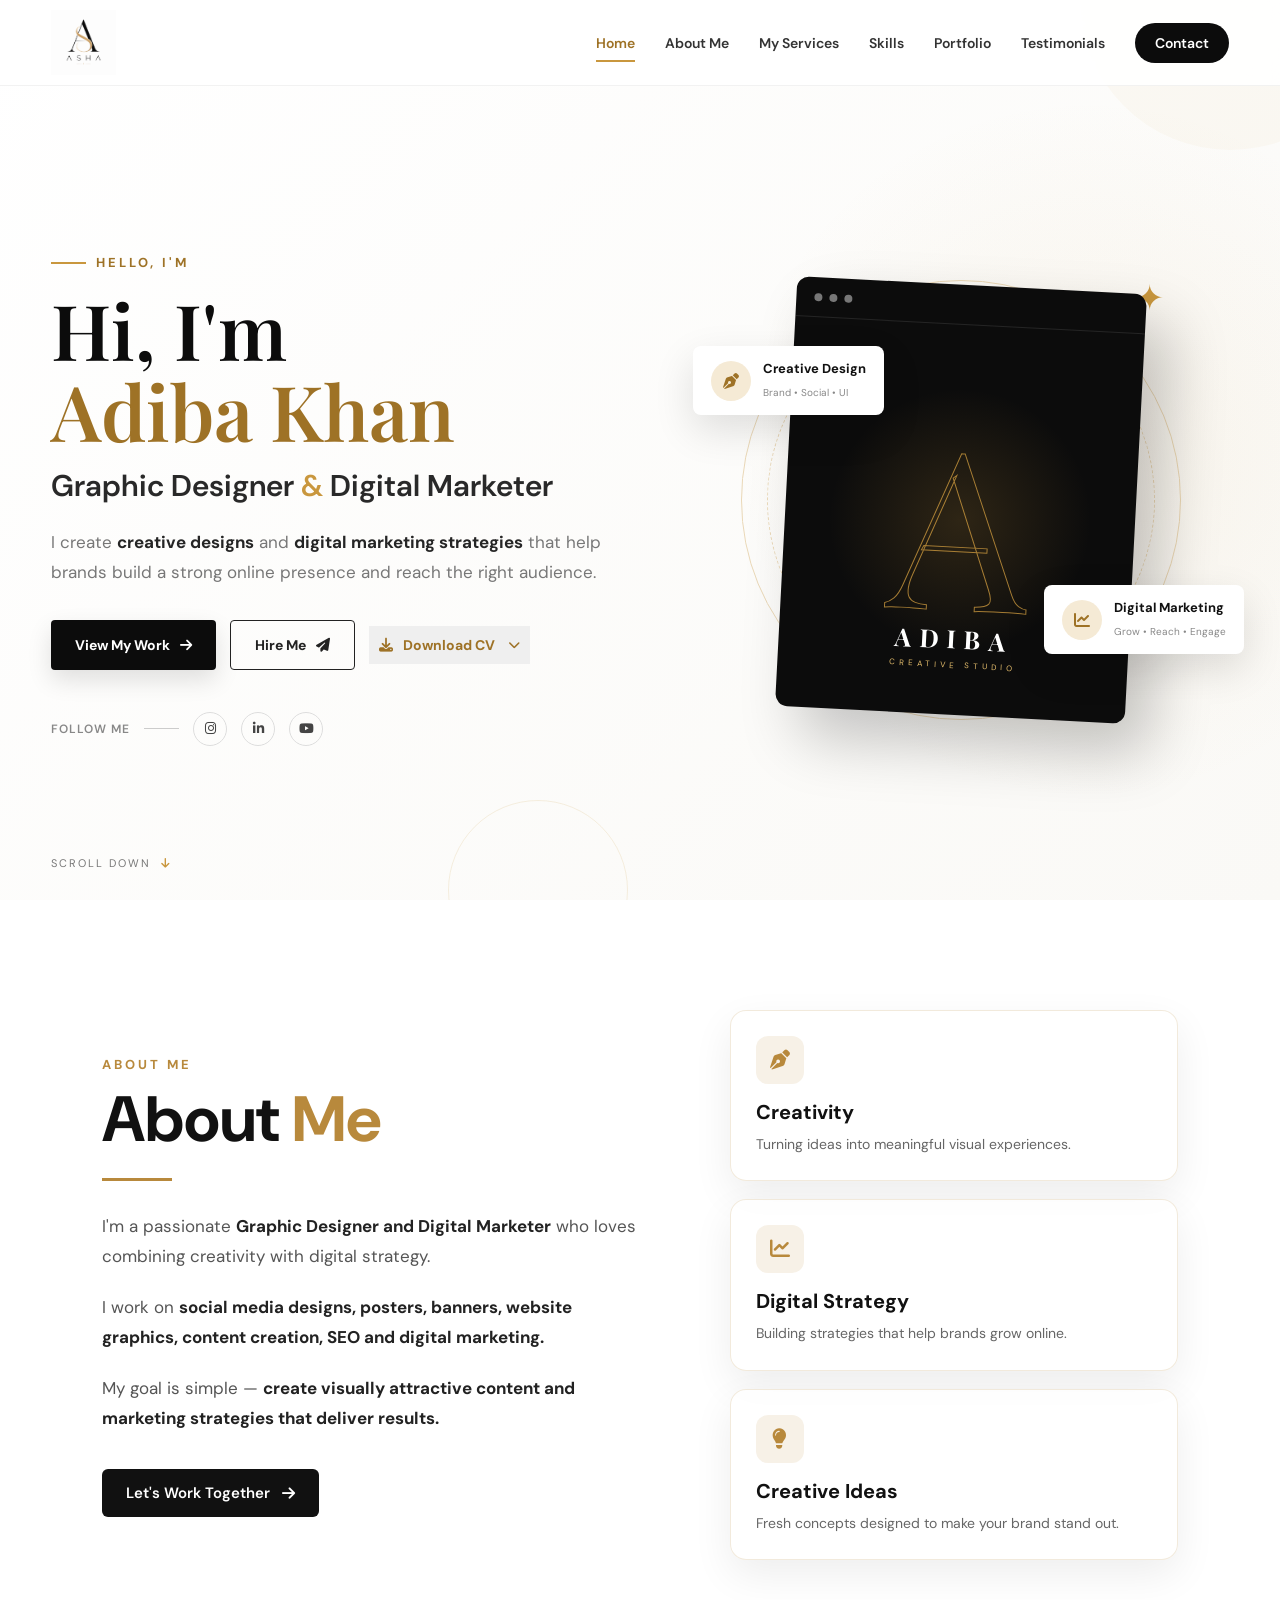
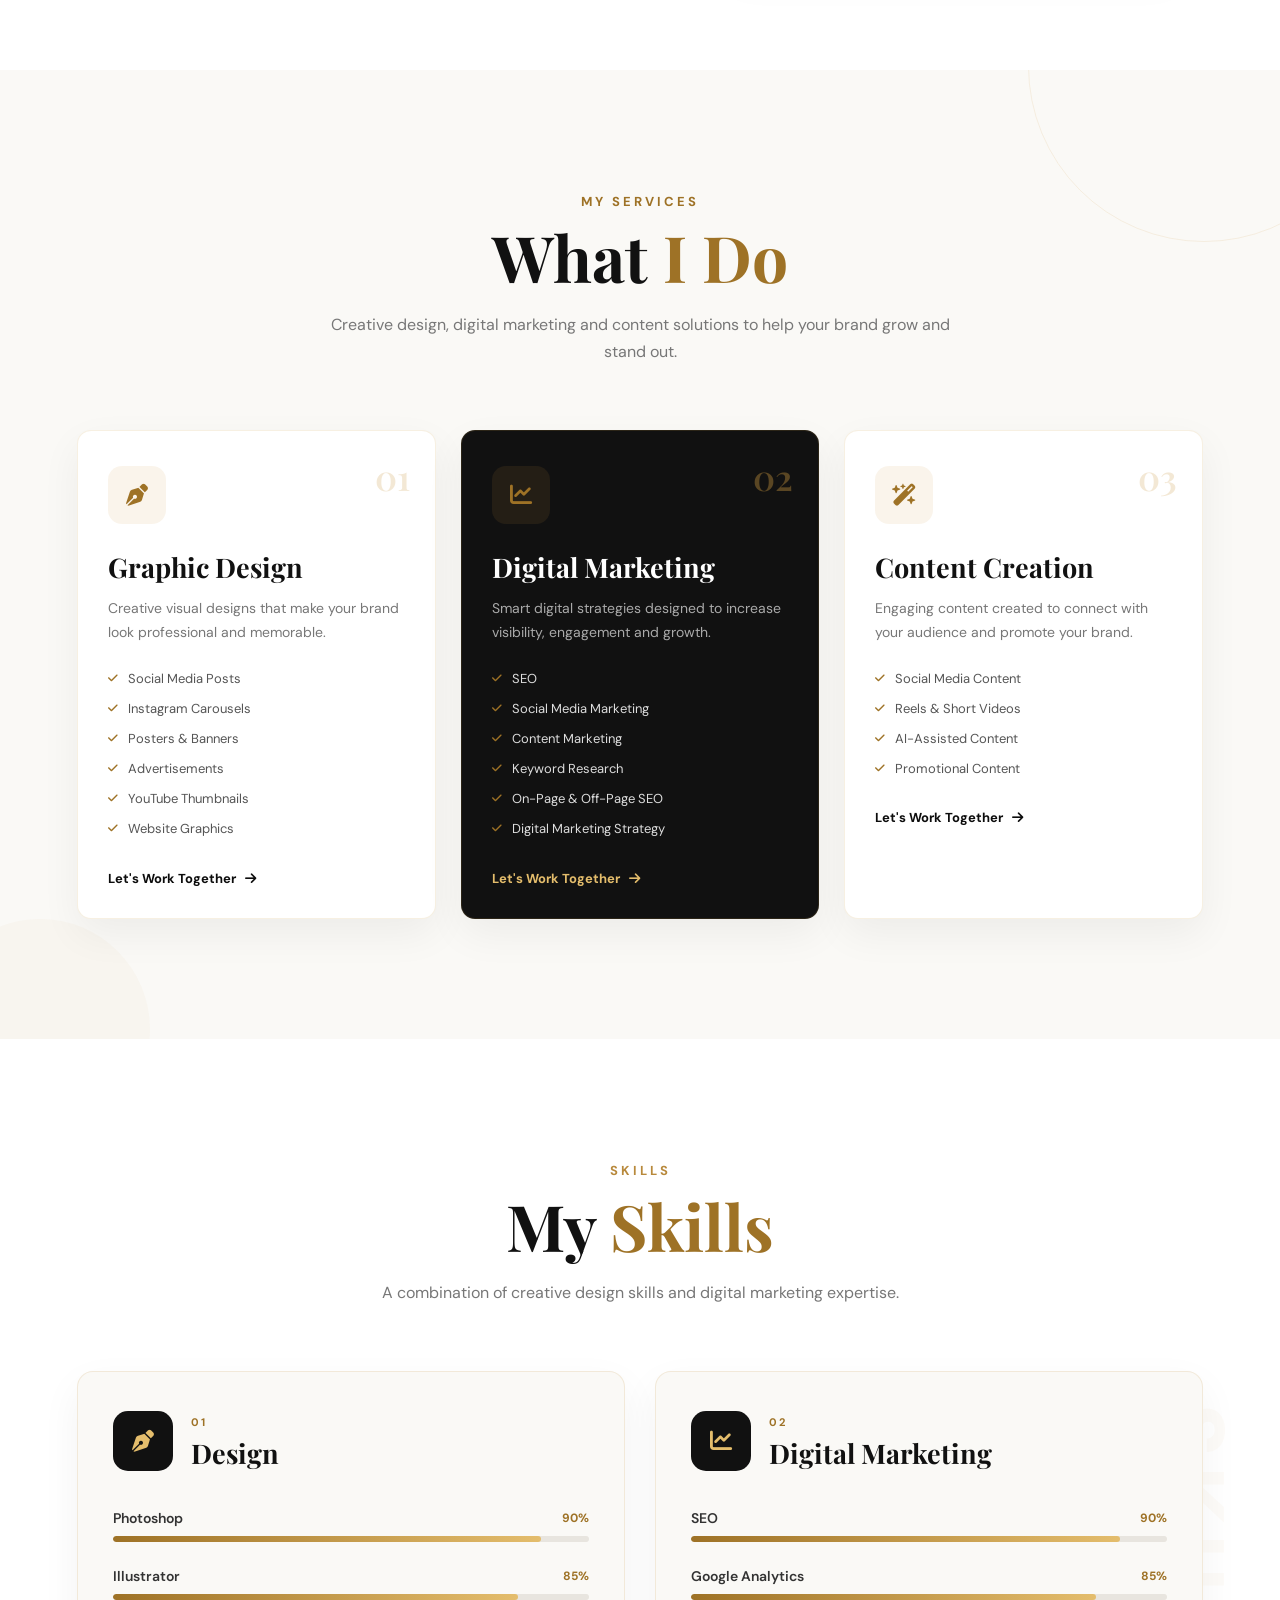
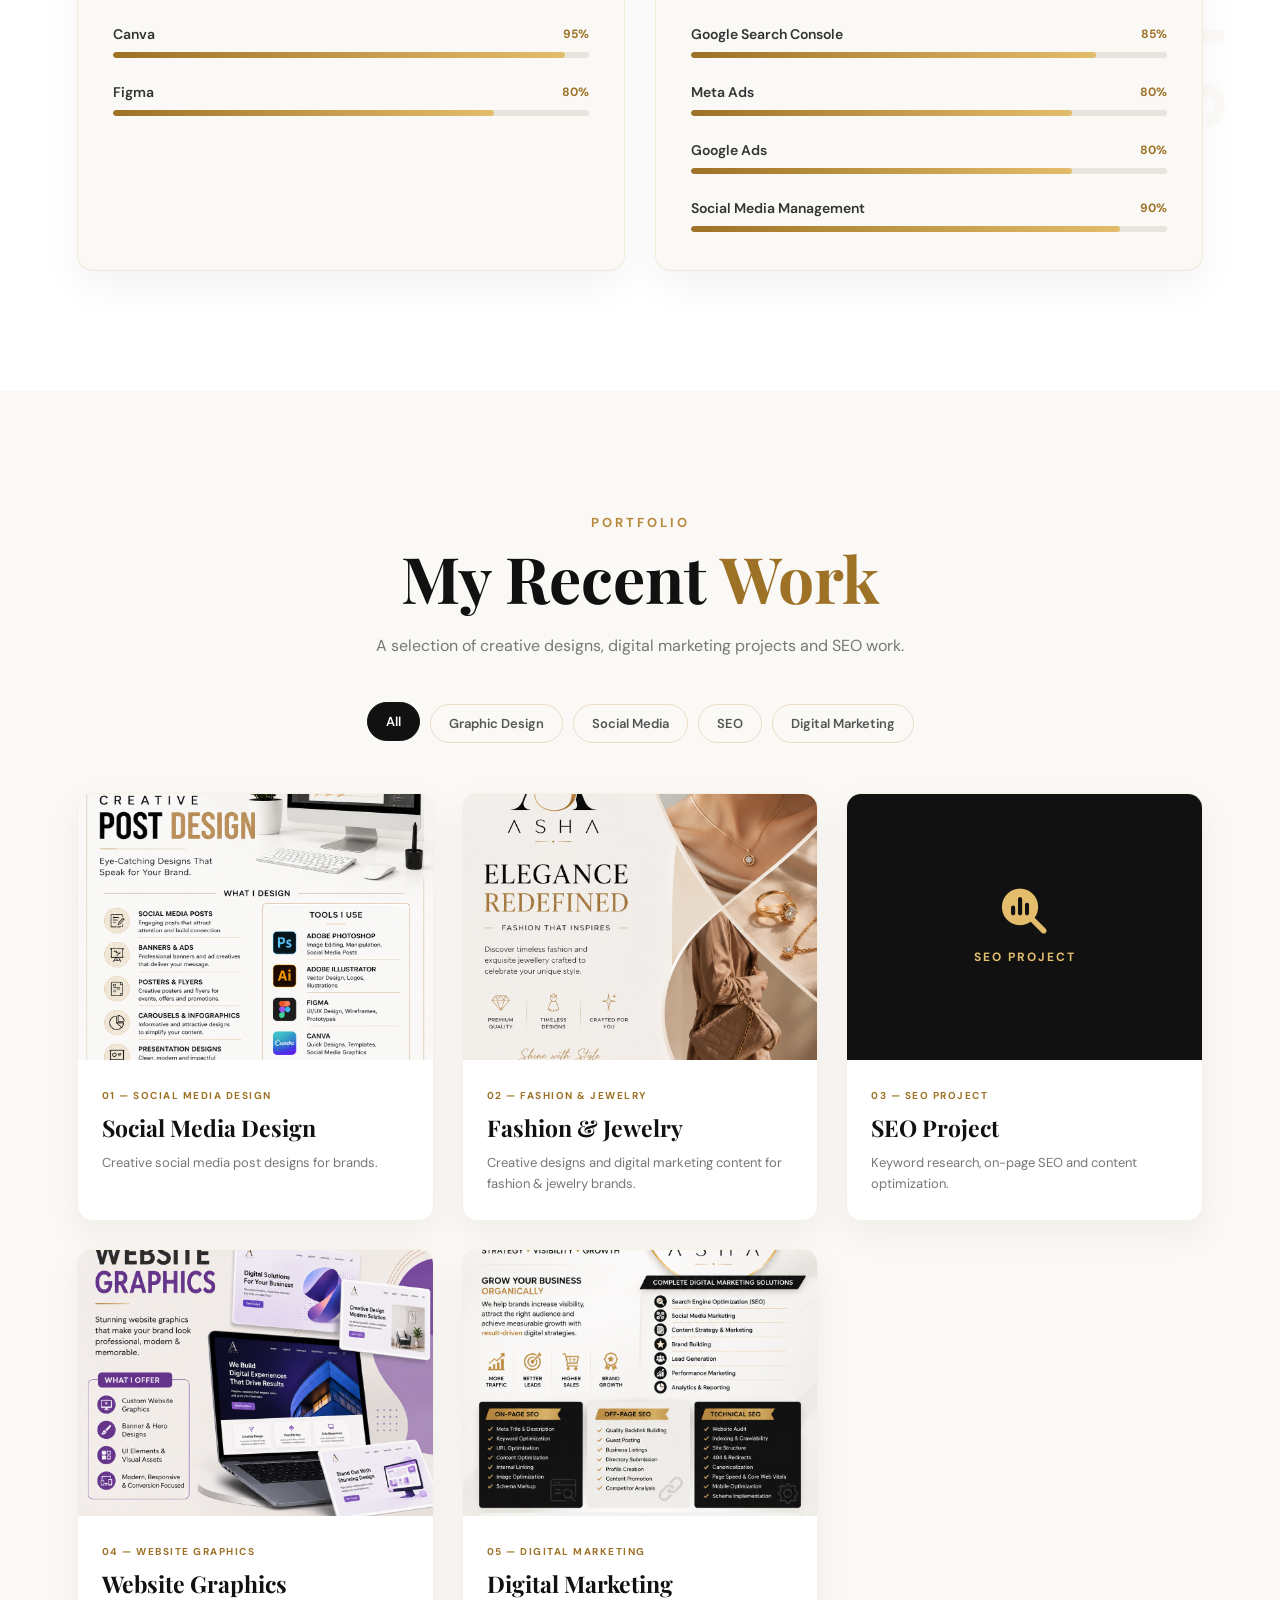
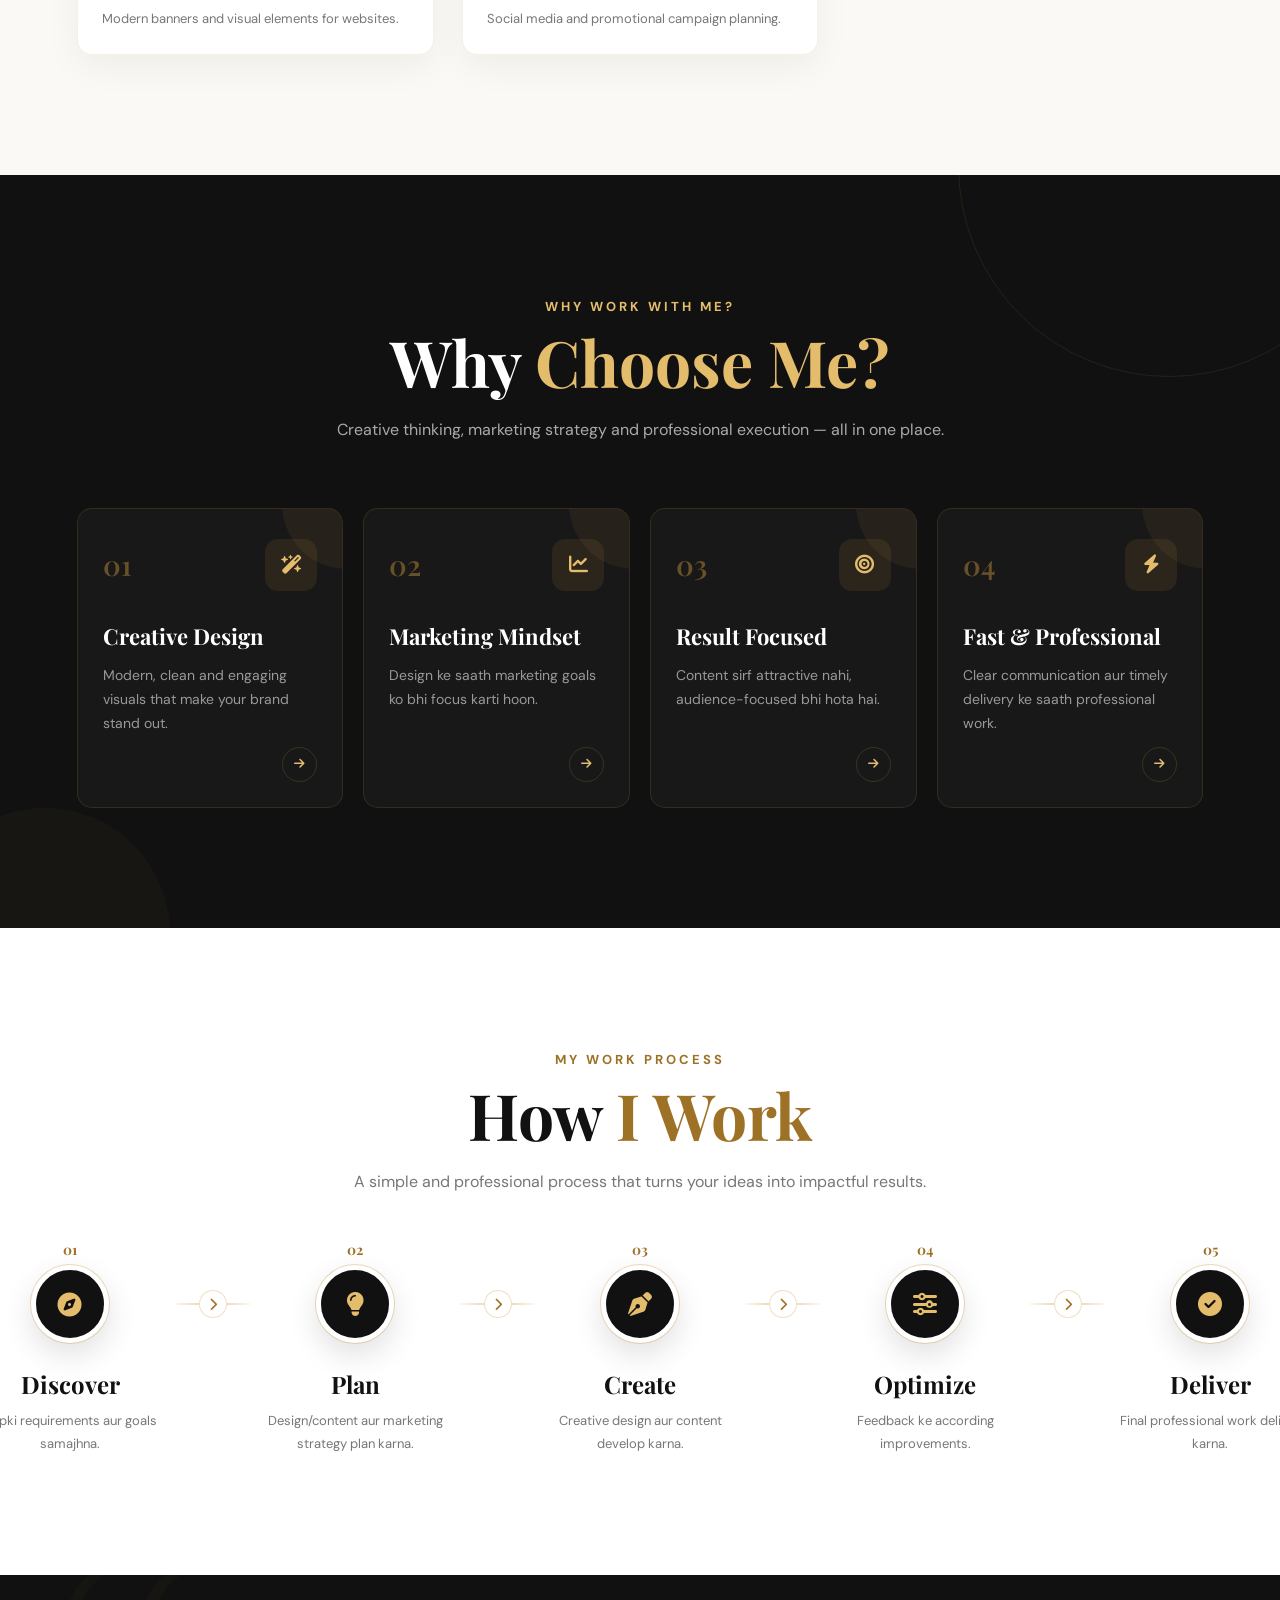
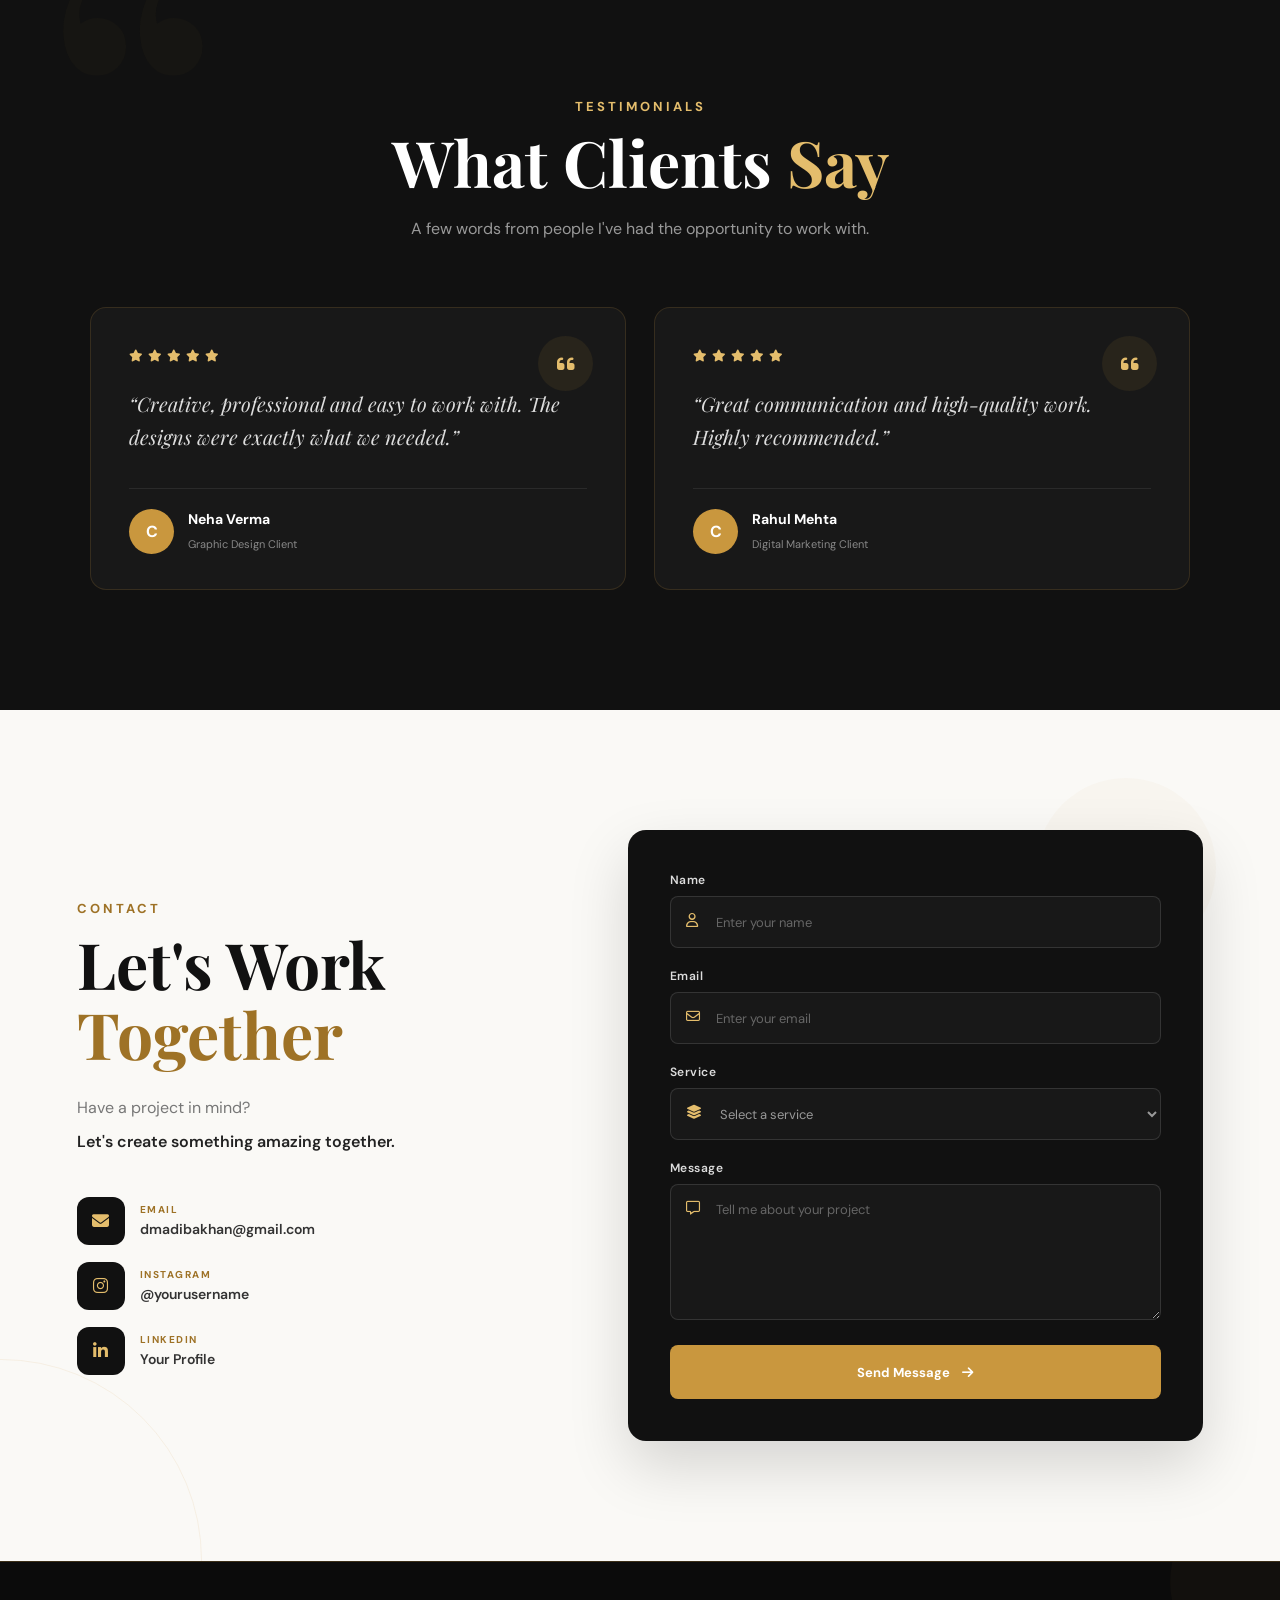
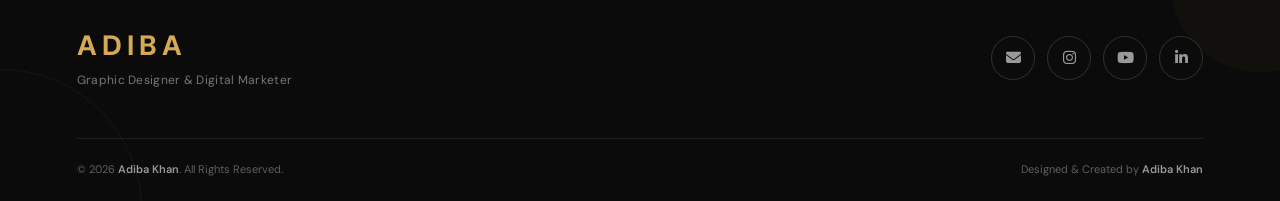
<file: index.html>
<!DOCTYPE html>
<html lang="en">

<head>

    <meta charset="UTF-8">

    <!-- Responsive -->
    <meta name="viewport"
          content="width=device-width, initial-scale=1.0">

    <!-- SEO Description -->
    <meta name="description"
          content="Asha is a Graphic Designer and Digital Marketer creating creative social media designs, branding, SEO strategies and digital marketing solutions for growing brands.">

    <meta name="author"
          content="Asha">

    <!-- Google Search Console Verification -->
    <meta name="google-site-verification"
          content="31416252590185">

    <meta name="robots"
          content="index, follow">

    <!-- SEO Title -->
    <title>Asha | Graphic Designer & Digital Marketer</title>

    <!-- Website Logo / Favicon -->
    <link rel="icon"
          type="image/png"
          href="image/logo.png">

    <!-- Canonical URL -->
    <link rel="canonical"
          href="https://adibakhan376250-spec.github.io/adiba-portfolio/">

    <!-- Open Graph -->
    <meta property="og:title"
          content="Asha | Graphic Designer & Digital Marketer">

    <meta property="og:description"
          content="Creative graphic design, social media design, SEO and digital marketing solutions by Asha.">

    <meta property="og:type"
          content="website">

    <meta property="og:url"
          content="https://adibakhan376250-spec.github.io/adiba-portfolio/">

    <meta property="og:image"
          content="https://adibakhan376250-spec.github.io/adiba-portfolio/image/logo.png">


    <!-- Google Fonts -->

    <link rel="preconnect"
          href="https://fonts.googleapis.com">

    <link rel="preconnect"
          href="https://fonts.gstatic.com"
          crossorigin>

    <link
        href="https://fonts.googleapis.com/css2?family=DM+Sans:wght@400;500;600;700&family=Playfair+Display:wght@500;600;700&display=swap"
        rel="stylesheet">


    <!-- Font Awesome -->

    <link
        rel="stylesheet"
        href="https://cdnjs.cloudflare.com/ajax/libs/font-awesome/6.5.2/css/all.min.css">


    <!-- Main CSS -->

    <link rel="stylesheet"
          href="css/style.css">



<!-- ================= GOOGLE ANALYTICS ================= -->

<script async
        src="https://www.googletagmanager.com/gtag/js?id=G-58EPEDFH3V">
</script>

<script>
    window.dataLayer = window.dataLayer || [];

    function gtag() {
        dataLayer.push(arguments);
    }

    gtag('js', new Date());

    gtag('config', 'G-58EPEDFH3V');
</script>

</head>

<body>
    <!-- ================= SEO STRUCTURED DATA ================= -->

<script type="application/ld+json">
{
  "@context": "https://schema.org",
  "@type": "Person",
  "name": "Adiba Khan",
  "url": "https://adibakhan376250-spec.github.io/adiba-portfolio/",
  "image": "https://adibakhan376250-spec.github.io/adiba-portfolio/image/logo.png",
  "jobTitle": "Graphic Designer & Digital Marketer",
  "description": "Adiba Khan is a Graphic Designer and Digital Marketer specializing in social media design, branding, SEO, content creation and digital marketing.",
  "sameAs": [
    "https://www.instagram.com/graphic_desginer._/",
    "https://www.linkedin.com/in/seoadibakhan/",
    "https://www.youtube.com/@Edit_Studio-22"
  ],
  "knowsAbout": [
    "Graphic Design",
    "Social Media Design",
    "Digital Marketing",
    "SEO",
    "Content Creation",
    "Social Media Marketing",
    "Website Graphics"
  ]
}
</script>

</head>

<body>

    <!-- ================= NAVBAR ================= -->

    <header class="header">

        <nav class="navbar">

            <!-- Logo -->
            <a href="#home" class="logo">
                <img src="image/logo.png" alt="ASHA Logo">
            </a>

            <!-- Desktop Menu -->
            <ul class="nav-menu">

                <li>
                    <a href="#home" class="nav-link active">
                        Home
                    </a>
                </li>

                <li>
                    <a href="#about" class="nav-link">
                        About Me
                    </a>
                </li>

                <li>
                    <a href="#services" class="nav-link">
                        My Services
                    </a>
                </li>

                <li>
                    <a href="#skills" class="nav-link">
                        Skills
                    </a>
                </li>

                <li>
                    <a href="#portfolio" class="nav-link">
                        Portfolio
                    </a>
                </li>

                <li>
                    <a href="#testimonials" class="nav-link">
                        Testimonials
                    </a>
                </li>

                <li>
                    <a href="#contact" class="nav-link contact-link">
                        Contact
                    </a>
                </li>

            </ul>

            <!-- Mobile Menu Button -->
            <button class="menu-toggle"
                    id="menuToggle"
                    aria-label="Open Menu">

                <i class="fa-solid fa-bars"></i>

            </button>

        </nav>

    </header>


    <!-- ================= HERO ================= -->

    <main>

        <section class="hero" id="home">

            <!-- Background Shapes -->
            <div class="hero-shape shape-one"></div>
            <div class="hero-shape shape-two"></div>

            <div class="hero-container">

                <!-- LEFT CONTENT -->

                <div class="hero-content">

                    <p class="hero-small">
                        <span></span>
                        HELLO, I'M
                    </p>

                    <h1>
                        Hi, I'm
                        <span>Adiba Khan</span>
                    </h1>

                    <h2>
                        Graphic Designer
                        <span>&</span>
                        Digital Marketer
                    </h2>

                    <p class="hero-description">
                        I create
                        <strong>creative designs</strong>
                        and
                        <strong>digital marketing strategies</strong>
                        that help brands build a strong online presence
                        and reach the right audience.
                    </p>


                    <!-- BUTTONS -->

                    <div class="hero-buttons">

                        <a href="#portfolio"
                           class="btn btn-primary">

                            View My Work

                            <i class="fa-solid fa-arrow-right"></i>

                        </a>


                        <a href="#contact"
                           class="btn btn-outline">

                            Hire Me

                            <i class="fa-solid fa-paper-plane"></i>

                        </a>


                        <div class="cv-dropdown">

    <button class="cv-link" id="cvButton">
        <i class="fa-solid fa-download"></i>
        Download CV
        <i class="fa-solid fa-chevron-down"></i>
    </button>

    <div class="cv-menu" id="cvMenu">

        <a href="assets/Graphics Desginer Resume.pdf" download>
            <i class="fa-solid fa-palette"></i>
            Graphic Designer CV
        </a>

        <a href="assets/Digital Marketing Resume.pdf" download>
            <i class="fa-solid fa-chart-line"></i>
            Digital Marketer CV
        </a>

    </div>

</div>

                    </div>


                    <!-- SOCIAL ICONS -->

                    <div class="hero-social">

                        <span>Follow Me</span>

                        <div class="social-line"></div>

                        <a href="https://www.instagram.com/graphic_desginer._/" aria-label="Instagram">
                            <i class="fa-brands fa-instagram"></i>
                        </a>

                        <a href="https://www.linkedin.com/in/seoadibakhan/" aria-label="LinkedIn">
                            <i class="fa-brands fa-linkedin-in"></i>
                        </a>

                      <!---- <a href="mailto:dmadibakhan@gmail.com" aria-label="Email">
                             <i class="fa-solid fa-envelope"></i>
                        </a> -->

                        <a href="https://www.youtube.com/@Edit_Studio-22" aria-label="Youtube">
                             <i class="fa-brands fa-youtube"></i>
                        </a>

                    </div>

                </div>


                <!-- RIGHT VISUAL -->

                <div class="hero-visual">

                    <div class="gold-circle"></div>

                    <div class="visual-card">

                        <div class="card-top">
                            <span></span>
                            <span></span>
                            <span></span>
                        </div>

                        <div class="design-preview">

                            <div class="preview-letter">
                                A
                            </div>

                            <div class="preview-text">
                                <strong>ADIBA</strong>
                                <small>CREATIVE STUDIO</small>
                            </div>

                        </div>

                    </div>


                    <!-- Floating Cards -->

                    <div class="floating-card design-card">

                        <div class="floating-icon">
                            <i class="fa-solid fa-pen-nib"></i>
                        </div>

                        <div>
                            <strong>Creative Design</strong>
                            <small>Brand • Social • UI</small>
                        </div>

                    </div>


                    <div class="floating-card marketing-card">

                        <div class="floating-icon">
                            <i class="fa-solid fa-chart-line"></i>
                        </div>

                        <div>
                            <strong>Digital Marketing</strong>
                            <small>Grow • Reach • Engage</small>
                        </div>

                    </div>


                    <!-- Decorative Star -->

                    <div class="gold-star">
                        ✦
                    </div>

                </div>

            </div>


            <!-- Scroll Indicator -->

            <a href="#about" class="scroll-down">

                <span>Scroll Down</span>

                <i class="fa-solid fa-arrow-down"></i>

            </a>

        </section>


        <!-- Temporary sections for navigation -->

        <!-- ================= ABOUT ME ================= -->

<section id="about" class="about-section">

    <div class="about-container">

        <!-- Left Side -->
        <div class="about-content reveal-left">

            <span class="section-tag">ABOUT ME</span>

            <h2>
                About <span>Me</span>
            </h2>

            <div class="about-line"></div>

            <p>
                I'm a passionate <strong>Graphic Designer and Digital Marketer</strong>
                who loves combining creativity with digital strategy.
            </p>

            <p>
                I work on <strong>social media designs, posters, banners,
                website graphics, content creation, SEO and digital marketing.</strong>
            </p>

            <p>
                My goal is simple —
                <strong>create visually attractive content and marketing
                strategies that deliver results.</strong>
            </p>

            <a href="#contact" class="about-btn">
                Let's Work Together
                <i class="fa-solid fa-arrow-right"></i>
            </a>

        </div>

        <!-- Right Side -->
        <div class="about-visual reveal-right">

            <div class="about-card">

                <div class="about-icon">
                    <i class="fa-solid fa-pen-nib"></i>
                </div>

                <h3>Creativity</h3>
                <p>
                    Turning ideas into meaningful visual experiences.
                </p>

            </div>

            <div class="about-card">

                <div class="about-icon">
                    <i class="fa-solid fa-chart-line"></i>
                </div>

                <h3>Digital Strategy</h3>
                <p>
                    Building strategies that help brands grow online.
                </p>

            </div>

            <div class="about-card">

                <div class="about-icon">
                    <i class="fa-solid fa-lightbulb"></i>
                </div>

                <h3>Creative Ideas</h3>
                <p>
                    Fresh concepts designed to make your brand stand out.
                </p>

            </div>

        </div>

    </div>

</section>

        <!-- ================= MY SERVICES ================= -->

<section class="services-section" id="services">

    <div class="services-container">

        <!-- Section Heading -->
        <div class="services-heading reveal-services">

            <span class="section-tag">
                MY SERVICES
            </span>

            <h2>
                What <span>I Do</span>
            </h2>

            <p>
                Creative design, digital marketing and content
                solutions to help your brand grow and stand out.
            </p>

        </div>


        <!-- ================= SERVICE CARDS ================= -->

        <div class="services-grid">


            <!-- GRAPHIC DESIGN -->

            <div class="service-card service-reveal">

                <div class="service-number">
                    01
                </div>

                <div class="service-icon">
                    <i class="fa-solid fa-pen-nib"></i>
                </div>

                <h3>
                    Graphic Design
                </h3>

                <p class="service-intro">
                    Creative visual designs that make your brand
                    look professional and memorable.
                </p>

                <ul class="service-list">

                    <li>
                        <i class="fa-solid fa-check"></i>
                        Social Media Posts
                    </li>

                    <li>
                        <i class="fa-solid fa-check"></i>
                        Instagram Carousels
                    </li>

                    <li>
                        <i class="fa-solid fa-check"></i>
                        Posters & Banners
                    </li>

                    <li>
                        <i class="fa-solid fa-check"></i>
                        Advertisements
                    </li>

                    <li>
                        <i class="fa-solid fa-check"></i>
                        YouTube Thumbnails
                    </li>

                    <li>
                        <i class="fa-solid fa-check"></i>
                        Website Graphics
                    </li>

                </ul>

                <a href="#contact" class="service-link">
                    Let's Work Together
                    <i class="fa-solid fa-arrow-right"></i>
                </a>

            </div>


            <!-- DIGITAL MARKETING -->

            <div class="service-card service-reveal featured-service">

                <div class="service-number">
                    02
                </div>

                <div class="service-icon">
                    <i class="fa-solid fa-chart-line"></i>
                </div>

                <h3>
                    Digital Marketing
                </h3>

                <p class="service-intro">
                    Smart digital strategies designed to increase
                    visibility, engagement and growth.
                </p>

                <ul class="service-list">

                    <li>
                        <i class="fa-solid fa-check"></i>
                        SEO
                    </li>

                    <li>
                        <i class="fa-solid fa-check"></i>
                        Social Media Marketing
                    </li>

                    <li>
                        <i class="fa-solid fa-check"></i>
                        Content Marketing
                    </li>

                    <li>
                        <i class="fa-solid fa-check"></i>
                        Keyword Research
                    </li>

                    <li>
                        <i class="fa-solid fa-check"></i>
                        On-Page & Off-Page SEO
                    </li>

                    <li>
                        <i class="fa-solid fa-check"></i>
                        Digital Marketing Strategy
                    </li>

                </ul>

                <a href="#contact" class="service-link">
                    Let's Work Together
                    <i class="fa-solid fa-arrow-right"></i>
                </a>

            </div>


            <!-- CONTENT CREATION -->

            <div class="service-card service-reveal">

                <div class="service-number">
                    03
                </div>

                <div class="service-icon">
                    <i class="fa-solid fa-wand-magic-sparkles"></i>
                </div>

                <h3>
                    Content Creation
                </h3>

                <p class="service-intro">
                    Engaging content created to connect with your
                    audience and promote your brand.
                </p>

                <ul class="service-list">

                    <li>
                        <i class="fa-solid fa-check"></i>
                        Social Media Content
                    </li>

                    <li>
                        <i class="fa-solid fa-check"></i>
                        Reels & Short Videos
                    </li>

                    <li>
                        <i class="fa-solid fa-check"></i>
                        AI-Assisted Content
                    </li>

                    <li>
                        <i class="fa-solid fa-check"></i>
                        Promotional Content
                    </li>

                </ul>

                <a href="#contact" class="service-link">
                    Let's Work Together
                    <i class="fa-solid fa-arrow-right"></i>
                </a>

            </div>

        </div>

    </div>

</section>

       <!-- ================= SKILLS ================= -->

<section class="skills-section" id="skills">

    <div class="skills-container">

        <!-- Heading -->

        <div class="skills-heading skills-reveal">

            <span class="section-tag">
                SKILLS
            </span>

            <h2>
                My <span>Skills</span>
            </h2>

            <p>
                A combination of creative design skills and
                digital marketing expertise.
            </p>

        </div>


        <!-- Skills Grid -->

        <div class="skills-grid">


            <!-- DESIGN -->

            <div class="skills-card skills-reveal">

                <div class="skills-card-header">

                    <div class="skills-icon">
                        <i class="fa-solid fa-pen-nib"></i>
                    </div>

                    <div>
                        <span>01</span>
                        <h3>Design</h3>
                    </div>

                </div>


                <div class="skill-item">

                    <div class="skill-info">
                        <span>Photoshop</span>
                        <span>90%</span>
                    </div>

                    <div class="skill-bar">
                        <span style="--skill-width: 90%;"></span>
                    </div>

                </div>


                <div class="skill-item">

                    <div class="skill-info">
                        <span>Illustrator</span>
                        <span>85%</span>
                    </div>

                    <div class="skill-bar">
                        <span style="--skill-width: 85%;"></span>
                    </div>

                </div>


                <div class="skill-item">

                    <div class="skill-info">
                        <span>Canva</span>
                        <span>95%</span>
                    </div>

                    <div class="skill-bar">
                        <span style="--skill-width: 95%;"></span>
                    </div>

                </div>


                <div class="skill-item">

                    <div class="skill-info">
                        <span>Figma</span>
                        <span>80%</span>
                    </div>

                    <div class="skill-bar">
                        <span style="--skill-width: 80%;"></span>
                    </div>

                </div>

            </div>


            <!-- DIGITAL MARKETING -->

            <div class="skills-card skills-reveal">

                <div class="skills-card-header">

                    <div class="skills-icon">
                        <i class="fa-solid fa-chart-line"></i>
                    </div>

                    <div>
                        <span>02</span>
                        <h3>Digital Marketing</h3>
                    </div>

                </div>


                <div class="skill-item">

                    <div class="skill-info">
                        <span>SEO</span>
                        <span>90%</span>
                    </div>

                    <div class="skill-bar">
                        <span style="--skill-width: 90%;"></span>
                    </div>

                </div>


                <div class="skill-item">

                    <div class="skill-info">
                        <span>Google Analytics</span>
                        <span>85%</span>
                    </div>

                    <div class="skill-bar">
                        <span style="--skill-width: 85%;"></span>
                    </div>

                </div>


                <div class="skill-item">

                    <div class="skill-info">
                        <span>Google Search Console</span>
                        <span>85%</span>
                    </div>

                    <div class="skill-bar">
                        <span style="--skill-width: 85%;"></span>
                    </div>

                </div>


                <div class="skill-item">

                    <div class="skill-info">
                        <span>Meta Ads</span>
                        <span>80%</span>
                    </div>

                    <div class="skill-bar">
                        <span style="--skill-width: 80%;"></span>
                    </div>

                </div>


                <div class="skill-item">

                    <div class="skill-info">
                        <span>Google Ads</span>
                        <span>80%</span>
                    </div>

                    <div class="skill-bar">
                        <span style="--skill-width: 80%;"></span>
                    </div>

                </div>


                <div class="skill-item">

                    <div class="skill-info">
                        <span>Social Media Management</span>
                        <span>90%</span>
                    </div>

                    <div class="skill-bar">
                        <span style="--skill-width: 90%;"></span>
                    </div>

                </div>

            </div>

        </div>

    </div>

</section>

        <!-- ================= PORTFOLIO ================= -->

<section class="portfolio-section" id="portfolio">

    <div class="portfolio-container">

        <!-- Heading -->
        <div class="portfolio-heading portfolio-reveal">

            <span class="section-tag">PORTFOLIO</span>

            <h2>
                My Recent <span>Work</span>
            </h2>

            <p>
                A selection of creative designs, digital marketing
                projects and SEO work.
            </p>

        </div>


        <!-- Filter Buttons -->
        <div class="portfolio-filters portfolio-reveal">

            <button class="filter-btn active" data-filter="all">
                All
            </button>

            <button class="filter-btn" data-filter="graphic">
                Graphic Design
            </button>

            <button class="filter-btn" data-filter="social">
                Social Media
            </button>

            <button class="filter-btn" data-filter="seo">
                SEO
            </button>

            <button class="filter-btn" data-filter="marketing">
                Digital Marketing
            </button>

        </div>


        <!-- Portfolio Grid -->
        <div class="portfolio-grid">


            <!-- 01 -->
            <article class="portfolio-card portfolio-item"
                     data-category="social graphic">

                <div class="portfolio-image">

                    <img
                        src="assets/graphic.png"
                        alt="Social Media Design"
                    >

                    <div class="portfolio-overlay">

                        <span>01</span>

                        <a href="assets/graphic.png"
                           class="project-btn">
                            View Project
                            <i class="fa-solid fa-arrow-up-right-from-square"></i>
                        </a>

                    </div>

                </div>

                <div class="portfolio-info">

                    <span class="portfolio-number">
                        01 — SOCIAL MEDIA DESIGN
                    </span>

                    <h3>Social Media Design</h3>

                    <p>
                        Creative social media post designs
                        for brands.
                    </p>

                </div>

            </article>


            <!-- 02 -->
            <article class="portfolio-card portfolio-item"
                     data-category="graphic social">

                <div class="portfolio-image">

                    <img
                        src="assets/fashion.png"
                        alt="ring"
                    >

                    <div class="portfolio-overlay">

                        <span>02</span>

                        <a href="assets/fashion.png"
                           class="project-btn">
                            View Project
                            <i class="fa-solid fa-arrow-up-right-from-square"></i>
                        </a>

                    </div>

                </div>

                <div class="portfolio-info">

                    <span class="portfolio-number">
                        02 — FASHION & JEWELRY
                    </span>

                    <h3>Fashion & Jewelry</h3>

                    <p>
                        Creative designs and digital marketing
                        content for fashion & jewelry brands.
                    </p>

                </div>

            </article>


            <!-- 03 SEO -->
            <article class="portfolio-card portfolio-item"
                     data-category="seo">

                <div class="portfolio-image">

                    <div class="seo-placeholder">

                        <i class="fa-solid fa-magnifying-glass-chart"></i>

                        <span>SEO PROJECT</span>

                    </div>

                    <div class="portfolio-overlay">

                        <span>03</span>

                        <!-- APNI SEO LINK YAHAN LAGANA -->
                        <a href="https://www.wessi.com/"
                         target="_blank"
                          rel="noopener"
                         class="project-btn">

                            View Project

                            <i class="fa-solid fa-arrow-up-right-from-square"></i>

                        </a>

                    </div>

                </div>

                <div class="portfolio-info">

                    <span class="portfolio-number">
                        03 — SEO PROJECT
                    </span>

                    <h3>SEO Project</h3>

                    <p>
                        Keyword research, on-page SEO and
                        content optimization.
                    </p>

                </div>

            </article>


            <!-- 04 -->
            <article class="portfolio-card portfolio-item"
                     data-category="graphic">

                <div class="portfolio-image">

                    <img
                        src="assets/website.png"
                        alt="Website Graphics"
                    >

                    <div class="portfolio-overlay">

                        <span>04</span>

                        <a href="assets/website.png"
                           class="project-btn">

                            View Project

                            <i class="fa-solid fa-arrow-up-right-from-square"></i>

                        </a>

                    </div>

                </div>

                <div class="portfolio-info">

                    <span class="portfolio-number">
                        04 — WEBSITE GRAPHICS
                    </span>

                    <h3>Website Graphics</h3>

                    <p>
                        Modern banners and visual elements
                        for websites.
                    </p>

                </div>

            </article>


            <!-- 05 -->
            <article class="portfolio-card portfolio-item"
                     data-category="marketing social">

                <div class="portfolio-image">

                    <img
                        src="assets/digital marketing.png"
                        alt="Digital Marketing Project"
                    >

                    <div class="portfolio-overlay">

                        <span>05</span>

                        <a href="assets/digital marketing.png"
                           class="project-btn">

                            View Project

                            <i class="fa-solid fa-arrow-up-right-from-square"></i>

                        </a>

                    </div>

                </div>

                <div class="portfolio-info">

                    <span class="portfolio-number">
                        05 — DIGITAL MARKETING
                    </span>

                    <h3>Digital Marketing</h3>

                    <p>
                        Social media and promotional campaign
                        planning.
                    </p>

                </div>

            </article>


        </div>

    </div>

</section>

<!-- ================= WHY WORK WITH ME ================= -->

<section class="why-section" id="why-me">

    <div class="why-container">

        <!-- Section Heading -->
        <div class="why-heading why-reveal">

            <span class="section-tag">
                WHY WORK WITH ME?
            </span>

            <h2>
                Why <span>Choose Me?</span>
            </h2>

            <p>
                Creative thinking, marketing strategy and
                professional execution — all in one place.
            </p>

        </div>


        <!-- Why Choose Me Cards -->
        <div class="why-grid">


            <!-- Card 01 -->
            <div class="why-card why-reveal">

                <div class="why-top">

                    <span class="why-number">
                        01
                    </span>

                    <div class="why-icon">
                        <i class="fa-solid fa-wand-magic-sparkles"></i>
                    </div>

                </div>

                <h3>
                    Creative Design
                </h3>

                <p>
                    Modern, clean and engaging visuals
                    that make your brand stand out.
                </p>

                <div class="why-arrow">
                    <i class="fa-solid fa-arrow-right"></i>
                </div>

            </div>


            <!-- Card 02 -->
            <div class="why-card why-reveal">

                <div class="why-top">

                    <span class="why-number">
                        02
                    </span>

                    <div class="why-icon">
                        <i class="fa-solid fa-chart-line"></i>
                    </div>

                </div>

                <h3>
                    Marketing Mindset
                </h3>

                <p>
                    Design ke saath marketing goals ko bhi
                    focus karti hoon.
                </p>

                <div class="why-arrow">
                    <i class="fa-solid fa-arrow-right"></i>
                </div>

            </div>


            <!-- Card 03 -->
            <div class="why-card why-reveal">

                <div class="why-top">

                    <span class="why-number">
                        03
                    </span>

                    <div class="why-icon">
                        <i class="fa-solid fa-bullseye"></i>
                    </div>

                </div>

                <h3>
                    Result Focused
                </h3>

                <p>
                    Content sirf attractive nahi,
                    audience-focused bhi hota hai.
                </p>

                <div class="why-arrow">
                    <i class="fa-solid fa-arrow-right"></i>
                </div>

            </div>


            <!-- Card 04 -->
            <div class="why-card why-reveal">

                <div class="why-top">

                    <span class="why-number">
                        04
                    </span>

                    <div class="why-icon">
                        <i class="fa-solid fa-bolt"></i>
                    </div>

                </div>

                <h3>
                    Fast & Professional
                </h3>

                <p>
                    Clear communication aur timely
                    delivery ke saath professional work.
                </p>

                <div class="why-arrow">
                    <i class="fa-solid fa-arrow-right"></i>
                </div>

            </div>


        </div>

    </div>

</section>

<!-- ================= MY WORK PROCESS ================= -->

<section class="process-section" id="process">

    <div class="process-container">

        <!-- Heading -->
        <div class="process-heading process-reveal">

            <span class="section-tag">
                MY WORK PROCESS
            </span>

            <h2>
                How <span>I Work</span>
            </h2>

            <p>
                A simple and professional process that turns
                your ideas into impactful results.
            </p>

        </div>


        <!-- Process Timeline -->

        <div class="process-timeline">


            <!-- 01 -->
            <div class="process-step process-reveal">

                <div class="process-top">

                    <span class="process-number">
                        01
                    </span>

                    <div class="process-icon">
                        <i class="fa-solid fa-compass"></i>
                    </div>

                </div>

                <div class="process-content">

                    <h3>
                        Discover
                    </h3>

                    <p>
                        Aapki requirements aur goals
                        samajhna.
                    </p>

                </div>

            </div>


            <!-- Connector -->
            <div class="process-connector">
                <i class="fa-solid fa-chevron-right"></i>
            </div>


            <!-- 02 -->
            <div class="process-step process-reveal">

                <div class="process-top">

                    <span class="process-number">
                        02
                    </span>

                    <div class="process-icon">
                        <i class="fa-solid fa-lightbulb"></i>
                    </div>

                </div>

                <div class="process-content">

                    <h3>
                        Plan
                    </h3>

                    <p>
                        Design/content aur marketing
                        strategy plan karna.
                    </p>

                </div>

            </div>


            <!-- Connector -->
            <div class="process-connector">
                <i class="fa-solid fa-chevron-right"></i>
            </div>


            <!-- 03 -->
            <div class="process-step process-reveal">

                <div class="process-top">

                    <span class="process-number">
                        03
                    </span>

                    <div class="process-icon">
                        <i class="fa-solid fa-pen-nib"></i>
                    </div>

                </div>

                <div class="process-content">

                    <h3>
                        Create
                    </h3>

                    <p>
                        Creative design aur content
                        develop karna.
                    </p>

                </div>

            </div>


            <!-- Connector -->
            <div class="process-connector">
                <i class="fa-solid fa-chevron-right"></i>
            </div>


            <!-- 04 -->
            <div class="process-step process-reveal">

                <div class="process-top">

                    <span class="process-number">
                        04
                    </span>

                    <div class="process-icon">
                        <i class="fa-solid fa-sliders"></i>
                    </div>

                </div>

                <div class="process-content">

                    <h3>
                        Optimize
                    </h3>

                    <p>
                        Feedback ke according
                        improvements.
                    </p>

                </div>

            </div>


            <!-- Connector -->
            <div class="process-connector">
                <i class="fa-solid fa-chevron-right"></i>
            </div>


            <!-- 05 -->
            <div class="process-step process-reveal">

                <div class="process-top">

                    <span class="process-number">
                        05
                    </span>

                    <div class="process-icon">
                        <i class="fa-solid fa-circle-check"></i>
                    </div>

                </div>

                <div class="process-content">

                    <h3>
                        Deliver
                    </h3>

                    <p>
                        Final professional work
                        deliver karna.
                    </p>

                </div>

            </div>

        </div>

    </div>

</section>

        <!-- ================= TESTIMONIALS ================= -->

<section class="testimonials-section" id="testimonials">

    <div class="testimonials-container">

        <!-- Heading -->

        <div class="testimonials-heading testimonial-reveal">

            <span class="section-tag">
                TESTIMONIALS
            </span>

            <h2>
                What Clients <span>Say</span>
            </h2>

            <p>
                A few words from people I've had the
                opportunity to work with.
            </p>

        </div>


        <!-- Testimonials -->

        <div class="testimonials-grid">


            <!-- Testimonial 01 -->

            <div class="testimonial-card testimonial-reveal">

                <div class="quote-icon">
                    <i class="fa-solid fa-quote-left"></i>
                </div>

                <div class="stars">
                    <i class="fa-solid fa-star"></i>
                    <i class="fa-solid fa-star"></i>
                    <i class="fa-solid fa-star"></i>
                    <i class="fa-solid fa-star"></i>
                    <i class="fa-solid fa-star"></i>
                </div>

                <p class="testimonial-text">
                    “Creative, professional and easy to work with.
                    The designs were exactly what we needed.”
                </p>

                <div class="client-info">

                    <div class="client-avatar">
                        C
                    </div>

                    <div>
                        <h4>
                         Neha Verma
                        </h4>

                        <span>
                             Graphic Design Client 
                        </span>
                    </div>

                </div>

            </div>


            <!-- Testimonial 02 -->

            <div class="testimonial-card testimonial-reveal">

                <div class="quote-icon">
                    <i class="fa-solid fa-quote-left"></i>
                </div>

                <div class="stars">
                    <i class="fa-solid fa-star"></i>
                    <i class="fa-solid fa-star"></i>
                    <i class="fa-solid fa-star"></i>
                    <i class="fa-solid fa-star"></i>
                    <i class="fa-solid fa-star"></i>
                </div>

                <p class="testimonial-text">
                    “Great communication and high-quality work.
                    Highly recommended.”
                </p>

                <div class="client-info">

                    <div class="client-avatar">
                        C
                    </div>

                    <div>
                        <h4>
                           Rahul Mehta
                        </h4>

                        <span>
                            Digital Marketing Client
                        </span>
                    </div>

                </div>

            </div>


        </div>

    </div>

</section>

        <!-- ================= CONTACT ================= -->

<section class="contact-section" id="contact">

    <div class="contact-container">

        <!-- LEFT SIDE -->

        <div class="contact-content contact-reveal">

            <span class="section-tag">
                CONTACT
            </span>

            <h2>
                Let's Work <span>Together</span>
            </h2>

            <p class="contact-main-text">
                Have a project in mind?
                <strong>Let's create something amazing together.</strong>
            </p>


            <!-- Contact Details -->

            <div class="contact-details">

               <!-- Email -->

<a
    href="https://mail.google.com/mail/?view=cm&fs=1&to=dmadibakhan@gmail.com"
    target="_blank"
    rel="noopener"
    class="contact-detail"
>

    <div class="contact-detail-icon">
        <i class="fa-solid fa-envelope"></i>
    </div>

    <div>
        <span>Email</span>
        <p>dmadibakhan@gmail.com</p>
    </div>

</a>


                <!-- Instagram -->

                <a href="https://www.instagram.com/graphic_desginer._/"
                   target="_blank"
                   rel="noopener"
                   class="contact-detail">

                    <div class="contact-detail-icon">
                        <i class="fa-brands fa-instagram"></i>
                    </div>

                    <div>
                        <span>Instagram</span>
                        <p>@yourusername</p>
                    </div>

                </a>


                <!-- LinkedIn -->

                <a href="https://www.linkedin.com/in/seoadibakhan"
                   target="_blank"
                   rel="noopener"
                   class="contact-detail">

                    <div class="contact-detail-icon">
                        <i class="fa-brands fa-linkedin-in"></i>
                    </div>

                    <div>
                        <span>LinkedIn</span>
                        <p>Your Profile</p>
                    </div>

                </a>

            </div>

        </div>


        <!-- RIGHT SIDE FORM -->

        <div class="contact-form-wrapper contact-reveal">

            <!-- FORMSPREE FORM -->

            <form
                action="https://formspree.io/f/xzebdnwo"
                method="POST"
                class="contact-form"
            >

                <!-- Name -->

                <div class="form-group">

                    <label for="name">
                        Name
                    </label>

                    <div class="input-box">

                        <i class="fa-regular fa-user"></i>

                        <input
                            type="text"
                            id="name"
                            name="name"
                            placeholder="Enter your name"
                            required
                        >

                    </div>

                </div>


                <!-- Email -->

                <div class="form-group">

                    <label for="email">
                        Email
                    </label>

                    <div class="input-box">

                        <i class="fa-regular fa-envelope"></i>

                        <input
                            type="email"
                            id="email"
                            name="email"
                            placeholder="Enter your email"
                            required
                        >

                    </div>

                </div>


                <!-- Service -->

                <div class="form-group">

                    <label for="service">
                        Service
                    </label>

                    <div class="input-box">

                        <i class="fa-solid fa-layer-group"></i>

                        <select
                            id="service"
                            name="service"
                            required
                        >

                            <option value="" disabled selected>
                                Select a service
                            </option>

                            <option value="Graphic Design">
                                Graphic Design
                            </option>

                            <option value="Digital Marketing">
                                Digital Marketing
                            </option>

                            <option value="Content Creation">
                                Content Creation
                            </option>

                            <option value="SEO">
                                SEO
                            </option>

                            <option value="Other">
                                Other
                            </option>

                        </select>

                    </div>

                </div>


                <!-- Message -->

                <div class="form-group">

                    <label for="message">
                        Message
                    </label>

                    <div class="input-box textarea-box">

                        <i class="fa-regular fa-message"></i>

                        <textarea
                            id="message"
                            name="message"
                            placeholder="Tell me about your project"
                            rows="5"
                            required
                        ></textarea>

                    </div>

                </div>


                <!-- Subject -->

                <input
                    type="hidden"
                    name="_subject"
                    value="New Portfolio Contact - Adiba Khan"
                >


                <!-- Button -->

                <button
                    type="submit"
                    class="contact-submit"
                >

                    <span>
                        Send Message
                    </span>

                    <i class="fa-solid fa-arrow-right"></i>

                </button>

            </form>

        </div>

    </div>

</section>
<!-- ================= FOOTER ================= -->

<footer class="footer">

    <div class="footer-container">

        <!-- BRAND -->

        <div class="footer-brand">

            <a href="#home" class="footer-logo">
                ADIBA
            </a>

            <p>
                Graphic Designer & Digital Marketer
            </p>

        </div>


        <!-- SOCIAL ICONS -->

        <div class="footer-social">

            <!-- Email -->

            <a
    href="mailto:dmadibakhan@gmail.com"
    aria-label="Email"
>
    <i class="fa-solid fa-envelope"></i>
</a>

<!-- Instagram -->
<a
    href="https://www.instagram.com/graphic_desginer._/"
    target="_blank"
    rel="noopener"
    aria-label="Instagram"
>
    <i class="fa-brands fa-instagram"></i>
</a>
<!-- YouTube -->
<a
    href="https://www.youtube.com/@Edit_Studio-22"
    target="_blank"
    rel="noopener"
    aria-label="YouTube"
>
    <i class="fa-brands fa-youtube"></i>
</a>

<!-- LinkedIn -->
<a
    href="https://www.linkedin.com/in/seoadibakhan/"
    target="_blank"
    rel="noopener"
    aria-label="LinkedIn"
>
    <i class="fa-brands fa-linkedin-in"></i>
</a>

        </div>

    </div>


    <!-- COPYRIGHT -->

    <div class="footer-bottom">

        <p>
            © 2026 <strong>Adiba Khan</strong>.
            All Rights Reserved.
        </p>

        <p>
            Designed &amp; Created by
            <strong>Adiba Khan</strong>
        </p>

    </div>

</footer>
    </main>


    <!-- JavaScript -->
    <script src="js/script.js"></script>

</body>
</html>
</file>
<file: css/style.css>
/* =========================================
   GLOBAL
========================================= */

* {
    margin: 0;
    padding: 0;
    box-sizing: border-box;
}

html {
    scroll-behavior: smooth;
}

body {
    font-family: "DM Sans", sans-serif;
    background: #ffffff;
    color: #111111;
    overflow-x: hidden;
}

a {
    text-decoration: none;
    color: inherit;
}

ul {
    list-style: none;
}

button {
    font-family: inherit;
}


/* =========================================
   VARIABLES
========================================= */

:root {

    --black: #0c0c0c;
    --dark: #151515;

    --gold: #c9973e;
    --gold-light: #e4bd6c;
    --gold-dark: #9e7226;

    --white: #ffffff;
    --gray: #777777;
    --light-gray: #f7f7f5;

    --border: rgba(201, 151, 62, 0.25);

    --transition: 0.35s ease;
}


/* =========================================
   NAVBAR
========================================= */

.header {
    position: fixed;
    top: 0;
    left: 0;

    width: 100%;

    z-index: 1000;

    background: rgba(255, 255, 255, 0.9);

    backdrop-filter: blur(15px);

    border-bottom: 1px solid rgba(0, 0, 0, 0.05);

    transition: var(--transition);
}


.navbar {
    width: min(1200px, 92%);

    height: 85px;

    margin: auto;

    display: flex;
    align-items: center;
    justify-content: space-between;
}


/* Logo */

.logo {
    width: 65px;

    display: flex;
    align-items: center;
}

.logo img {
    width: 100%;
    height: auto;

    display: block;

    transition: var(--transition);
}

.logo:hover img {
    transform: scale(1.05);
}


/* Menu */

.nav-menu {
    display: flex;

    align-items: center;

    gap: 30px;
}

.nav-link {
    position: relative;

    font-size: 14px;

    font-weight: 600;

    color: #333;

    padding: 10px 0;

    transition: var(--transition);
}

.nav-link::after {
    content: "";

    position: absolute;

    left: 0;
    bottom: 0;

    width: 0;
    height: 2px;

    background: var(--gold);

    transition: var(--transition);
}

.nav-link:hover,
.nav-link.active {
    color: var(--gold-dark);
}

.nav-link:hover::after,
.nav-link.active::after {
    width: 100%;
}


/* Contact */

.contact-link {
    padding: 11px 20px;

    color: white !important;

    background: var(--black);

    border-radius: 30px;
}

.contact-link::after {
    display: none;
}

.contact-link:hover {
    background: var(--gold);
}


/* Mobile Button */

.menu-toggle {
    display: none;

    width: 42px;
    height: 42px;

    border: 0;

    background: var(--black);

    color: white;

    border-radius: 50%;

    cursor: pointer;

    font-size: 18px;
}


/* =========================================
   HERO
========================================= */

.hero {

    min-height: 100vh;

    position: relative;

    overflow: hidden;

    background:
        radial-gradient(
            circle at 85% 50%,
            rgba(201, 151, 62, 0.08),
            transparent 30%
        ),

        linear-gradient(
            135deg,
            #ffffff 0%,
            #faf9f6 100%
        );

    display: flex;

    align-items: center;
}


.hero-container {

    width: min(1200px, 92%);

    margin: auto;

    padding-top: 100px;

    display: grid;

    grid-template-columns: 1.05fr 0.95fr;

    align-items: center;

    gap: 50px;
}


/* =========================================
   HERO CONTENT
========================================= */

.hero-small {

    display: flex;

    align-items: center;

    gap: 10px;

    color: var(--gold-dark);

    font-size: 13px;

    font-weight: 700;

    letter-spacing: 3px;

    margin-bottom: 18px;

    opacity: 0;

    animation: fadeUp 0.8s 0.2s forwards;
}

.hero-small span {

    width: 35px;
    height: 2px;

    background: var(--gold);
}


.hero-content h1 {

    font-family: "Playfair Display", serif;

    font-size: clamp(48px, 6vw, 78px);

    line-height: 1.05;

    font-weight: 600;

    color: var(--black);

    margin-bottom: 15px;

    opacity: 0;

    animation: fadeUp 0.8s 0.35s forwards;
}

.hero-content h1 span {
    display: block;

    color: var(--gold-dark);
}


.hero-content h2 {

    font-size: clamp(20px, 2.5vw, 30px);

    font-weight: 600;

    color: #292929;

    margin-bottom: 22px;

    opacity: 0;

    animation: fadeUp 0.8s 0.5s forwards;
}

.hero-content h2 span {
    color: var(--gold);
}


.hero-description {

    max-width: 610px;

    font-size: 17px;

    line-height: 1.8;

    color: var(--gray);

    margin-bottom: 32px;

    opacity: 0;

    animation: fadeUp 0.8s 0.65s forwards;
}

.hero-description strong {
    color: #252525;
}


/* =========================================
   BUTTONS
========================================= */

.hero-buttons {

    display: flex;

    align-items: center;

    flex-wrap: wrap;

    gap: 14px;

    opacity: 0;

    animation: fadeUp 0.8s 0.8s forwards;
}


.btn {

    display: inline-flex;

    align-items: center;

    justify-content: center;

    gap: 10px;

    min-height: 50px;

    padding: 0 24px;

    border-radius: 4px;

    font-size: 14px;

    font-weight: 700;

    transition: var(--transition);
}


.btn-primary {

    background: var(--black);

    color: white;

    box-shadow:
        0 10px 25px rgba(0,0,0,0.12);
}

.btn-primary:hover {

    background: var(--gold);

    transform: translateY(-3px);

    box-shadow:
        0 15px 30px rgba(201,151,62,0.25);
}


.btn-outline {

    border: 1px solid #222;

    color: #222;

    background: transparent;
}

.btn-outline:hover {

    background: var(--black);

    color: white;

    transform: translateY(-3px);
}


.cv-link {

    display: inline-flex;

    align-items: center;

    gap: 8px;

    font-size: 14px;

    font-weight: 700;

    color: var(--gold-dark);

    padding: 10px;

    transition: var(--transition);
}

.cv-link:hover {

    color: var(--black);

    transform: translateY(-2px);
}


/* =========================================
   SOCIAL
========================================= */

.hero-social {

    display: flex;

    align-items: center;

    gap: 14px;

    margin-top: 42px;

    opacity: 0;

    animation: fadeUp 0.8s 0.95s forwards;
}

.hero-social span {

    font-size: 12px;

    font-weight: 600;

    color: #888;

    text-transform: uppercase;

    letter-spacing: 1px;
}

.social-line {

    width: 35px;

    height: 1px;

    background: #ccc;
}

.hero-social a {

    width: 34px;
    height: 34px;

    border: 1px solid #ddd;

    border-radius: 50%;

    display: flex;

    align-items: center;

    justify-content: center;

    color: #444;

    font-size: 13px;

    transition: var(--transition);
}

.hero-social a:hover {

    background: var(--black);

    border-color: var(--black);

    color: white;

    transform: translateY(-4px);
}


/* =========================================
   HERO VISUAL
========================================= */

.hero-visual {

    position: relative;

    min-height: 550px;

    display: flex;

    align-items: center;

    justify-content: center;

    opacity: 0;

    animation: fadeIn 1s 0.4s forwards;
}


/* Gold Circle */

.gold-circle {

    position: absolute;

    width: 440px;
    height: 440px;

    border-radius: 50%;

    border: 1px solid var(--gold);

    opacity: 0.35;

    animation: rotateCircle 20s linear infinite;
}

.gold-circle::before {

    content: "";

    position: absolute;

    inset: 25px;

    border: 1px dashed var(--gold);

    border-radius: 50%;
}


/* Main Card */

.visual-card {

    position: relative;

    width: 350px;

    height: 430px;

    background: var(--black);

    border-radius: 12px;

    box-shadow:
        25px 30px 60px rgba(0,0,0,0.22);

    transform: rotate(3deg);

    overflow: hidden;

    z-index: 2;

    transition: 0.5s ease;
}

.visual-card:hover {

    transform:
        rotate(0deg)
        translateY(-8px);
}


/* Card Top */

.card-top {

    height: 40px;

    display: flex;

    align-items: center;

    gap: 7px;

    padding-left: 18px;

    border-bottom: 1px solid rgba(255,255,255,0.1);
}

.card-top span {

    width: 8px;
    height: 8px;

    border-radius: 50%;

    background: #777;
}


/* Design Preview */

.design-preview {

    height: calc(100% - 40px);

    display: flex;

    flex-direction: column;

    align-items: center;

    justify-content: center;

    position: relative;

    background:
        radial-gradient(
            circle at center,
            rgba(201,151,62,0.18),
            transparent 50%
        );
}

.preview-letter {

    font-family: "Playfair Display", serif;

    font-size: 220px;

    line-height: 1;

    color: transparent;

    -webkit-text-stroke: 1px var(--gold);

    opacity: 0.8;
}

.preview-text {

    position: absolute;

    bottom: 45px;

    display: flex;

    flex-direction: column;

    align-items: center;

    color: white;
}

.preview-text strong {

    font-family: "Playfair Display", serif;

    font-size: 25px;

    letter-spacing: 8px;
}

.preview-text small {

    color: var(--gold-light);

    font-size: 8px;

    letter-spacing: 4px;

    margin-top: 5px;
}


/* =========================================
   FLOATING CARDS
========================================= */

.floating-card {

    position: absolute;

    z-index: 5;

    background: white;

    padding: 14px 18px;

    display: flex;

    align-items: center;

    gap: 12px;

    border-radius: 8px;

    box-shadow:
        0 15px 40px rgba(0,0,0,0.12);

    animation: floating 4s ease-in-out infinite;
}

.floating-card strong {

    display: block;

    font-size: 13px;

    margin-bottom: 3px;
}

.floating-card small {

    color: #888;

    font-size: 10px;
}


.floating-icon {

    width: 40px;
    height: 40px;

    display: flex;

    align-items: center;

    justify-content: center;

    border-radius: 50%;

    background: #f5ead5;

    color: var(--gold-dark);
}


.design-card {

    left: 0;

    top: 22%;

    animation-delay: 0s;
}


.marketing-card {

    right: -15px;

    bottom: 22%;

    animation-delay: 1.2s;
}


/* Star */

.gold-star {

    position: absolute;

    right: 12%;

    top: 9%;

    font-size: 35px;

    color: var(--gold);

    animation: pulse 2s ease-in-out infinite;
}


/* =========================================
   SCROLL DOWN
========================================= */

.scroll-down {

    position: absolute;

    bottom: 30px;

    left: 4%;

    display: flex;

    align-items: center;

    gap: 10px;

    color: #777;

    font-size: 11px;

    text-transform: uppercase;

    letter-spacing: 2px;

    transition: var(--transition);
}

.scroll-down i {

    color: var(--gold);

    animation: bounce 1.5s infinite;
}

.scroll-down:hover {

    color: var(--black);
}


/* =========================================
   BACKGROUND SHAPES
========================================= */

.hero-shape {

    position: absolute;

    border-radius: 50%;

    pointer-events: none;
}

.shape-one {

    width: 300px;
    height: 300px;

    background: rgba(201,151,62,0.04);

    top: -150px;
    right: -100px;
}

.shape-two {

    width: 180px;
    height: 180px;

    border: 1px solid rgba(201,151,62,0.15);

    bottom: -80px;
    left: 35%;
}


/* =========================================
   TEMP SECTIONS
========================================= */

.dummy-section {

    min-height: 500px;

    display: flex;

    align-items: center;

    justify-content: center;

    font-family: "Playfair Display", serif;

    font-size: 40px;

    background: #faf9f6;

    border-top: 1px solid #eee;
}


/* =========================================
   ANIMATIONS
========================================= */

@keyframes fadeUp {

    from {

        opacity: 0;

        transform: translateY(30px);
    }

    to {

        opacity: 1;

        transform: translateY(0);
    }
}


@keyframes fadeIn {

    from {

        opacity: 0;

        transform: scale(0.95);
    }

    to {

        opacity: 1;

        transform: scale(1);
    }
}


@keyframes floating {

    0%,
    100% {

        transform: translateY(0);
    }

    50% {

        transform: translateY(-12px);
    }
}


@keyframes rotateCircle {

    from {

        transform: rotate(0deg);
    }

    to {

        transform: rotate(360deg);
    }
}


@keyframes pulse {

    0%,
    100% {

        transform: scale(1);

        opacity: 0.7;
    }

    50% {

        transform: scale(1.2);

        opacity: 1;
    }
}


@keyframes bounce {

    0%,
    100% {

        transform: translateY(0);
    }

    50% {

        transform: translateY(6px);
    }
}


/* =========================================
   TABLET
========================================= */

@media (max-width: 1000px) {

    .navbar {
background-color: white;
        height: 75px;
    }

    .nav-menu {

        gap: 18px;
    }

    .nav-link {

        font-size: 12px;
    }

    .hero-container {

        grid-template-columns: 1fr 0.8fr;

        gap: 20px;
    }

    .visual-card {

        width: 300px;
        height: 380px;
    }

    .gold-circle {

        width: 380px;
        height: 380px;
    }

    .floating-card {

        transform: scale(0.9);
    }

    .design-card {

        left: -10px;
    }

    .marketing-card {

        right: -20px;
    }
}

/* ================================
   CV DOWNLOAD DROPDOWN
================================ */

.cv-dropdown {
    position: relative;
    display: inline-block;
}

.cv-link {
    border: none;
    cursor: pointer;
    display: flex;
    align-items: center;
    gap: 10px;
}

.cv-link .fa-chevron-down {
    font-size: 12px;
    margin-left: 3px;
    transition: transform 0.3s ease;
}

/* Dropdown Box */
.cv-menu {
    position: absolute;
    top: calc(100% + 12px);
    left: 0;

    width: 250px;
    padding: 8px;

    background: #ffffff;
    border: 1px solid rgba(0, 0, 0, 0.08);
    border-radius: 14px;

    box-shadow: 0 15px 40px rgba(0, 0, 0, 0.15);

    opacity: 0;
    visibility: hidden;
    transform: translateY(-12px);

    transition: all 0.3s ease;

    z-index: 9999;
}

/* Show Dropdown */
.cv-menu.active {
    opacity: 1;
    visibility: visible;
    transform: translateY(0);
}

/* CV Links */
.cv-menu a {
    display: flex;
    align-items: center;
    gap: 12px;

    width: 100%;
    padding: 13px 14px;

    color: #222;
    text-decoration: none;

    font-size: 14px;
    font-weight: 600;

    border-radius: 9px;

    transition: all 0.25s ease;
}

/* Icons */
.cv-menu a i {
    width: 20px;
    text-align: center;
    font-size: 16px;
}

/* Hover */
.cv-menu a:hover {
    background: #f7f1e8;
    transform: translateX(5px);
}

/* Button Arrow Animation */
.cv-dropdown:has(.cv-menu.active) .fa-chevron-down {
    transform: rotate(180deg);
}


/* ================================
   MOBILE RESPONSIVE
================================ */

@media (max-width: 768px) {

    .cv-menu {
        left: 50%;
        transform: translate(-50%, -12px);
        width: 230px;
    }

    .cv-menu.active {
        transform: translate(-50%, 0);
    }

    .cv-menu a {
        padding: 12px;
        font-size: 13px;
    }
}


/* Small Mobile */
@media (max-width: 480px) {

    .cv-menu {
        width: 210px;
    }

    .cv-menu a {
        padding: 11px;
        font-size: 12px;
    }
}

/* =========================================
   MOBILE
========================================= */

@media (max-width: 768px) {

    .navbar {
background-color: white;
        height: 72px;
    }

    .logo {

        width: 58px;
    }


    /* Mobile Menu */

    .menu-toggle {

        display: flex;

        align-items: center;

        justify-content: center;
    }

    .nav-menu {

        position: absolute;

        top: 72px;

        left: 4%;

        width: 92%;

        padding: 20px;

        background: white;

        border-radius: 12px;

        box-shadow:
            0 20px 40px rgba(0,0,0,0.12);

        display: flex;

        flex-direction: column;

        align-items: flex-start;

        gap: 4px;

        opacity: 0;

        visibility: hidden;

        transform: translateY(-10px);

        transition: var(--transition);
    }

    .nav-menu.active {

        opacity: 1;

        visibility: visible;

        transform: translateY(0);
    }

    .nav-link {

        display: block;

        width: 100%;

        padding: 12px 10px;

        font-size: 14px;
    }

    .contact-link {

        margin-top: 5px;

        width: auto;
    }


    /* Hero */

    .hero {

        min-height: auto;

        padding-bottom: 80px;
    }

    .hero-container {

        grid-template-columns: 1fr;

        padding-top: 120px;

        gap: 40px;
    }

    .hero-content {

        text-align: center;
    }

    .hero-small {

        justify-content: center;
    }

    .hero-content h1 {

        font-size: clamp(45px, 13vw, 65px);
    }

    .hero-content h2 {

        font-size: 22px;

        line-height: 1.4;
    }

    .hero-description {

        font-size: 15px;

        line-height: 1.7;

        margin-left: auto;

        margin-right: auto;
    }

    .hero-buttons {

        justify-content: center;
    }

    .hero-social {

        justify-content: center;
    }


    /* Visual */

    .hero-visual {

        min-height: 450px;
    }

    .visual-card {

        width: 270px;

        height: 350px;
    }

    .gold-circle {

        width: 340px;

        height: 340px;
    }

    .preview-letter {

        font-size: 170px;
    }

    .design-card {

        left: 0;

        top: 15%;
    }

    .marketing-card {

        right: 0;

        bottom: 15%;
    }

    .floating-card {

        padding: 10px 12px;

        transform: scale(0.82);
    }

    .scroll-down {

        display: none;
    }
}


/* =========================================
   SMALL MOBILE
========================================= */

@media (max-width: 450px) {

    .hero-container {

        width: 90%;
    }

    .hero-content h1 {

        font-size: 43px;
    }

    .hero-content h2 {

        font-size: 19px;
    }

    .hero-description {

        font-size: 14px;
    }

    .hero-buttons {

        flex-direction: column;

        width: 100%;
    }

    .btn {

        width: 100%;
    }

    .cv-link {

        justify-content: center;
    }

    .hero-visual {

        min-height: 400px;
    }

    .visual-card {

        width: 245px;

        height: 320px;
    }

    .gold-circle {

        width: 300px;

        height: 300px;
    }

    .preview-letter {

        font-size: 145px;
    }

    .floating-card {

        transform: scale(0.7);
    }

    .design-card {

        left: 1px;
        top: 80px;
    }

    .marketing-card {
        right: 1px;
        bottom: 3px;
    }
}

/* ========================================
   ABOUT ME SECTION
======================================== */

.about-section {
    position: relative;
    padding: 110px 8%;
    overflow: hidden;
}

.about-container {
    max-width: 1200px;
    margin: auto;

    display: grid;
    grid-template-columns: 1.1fr 0.9fr;
    gap: 80px;

    align-items: center;
}


/* LEFT CONTENT */

.about-content {
    max-width: 650px;
}

.section-tag {
    display: inline-block;

    font-size: 13px;
    font-weight: 700;
    letter-spacing: 3px;

    margin-bottom: 12px;

    color: #b8893c;
}

.about-content h2 {
    margin: 0;

    font-size: clamp(42px, 5vw, 65px);
    line-height: 1.1;

    font-weight: 700;
}

.about-content h2 span {
    color: #b8893c;
}

.about-line {
    width: 70px;
    height: 3px;

    margin: 22px 0 30px;

    background: #b8893c;
}

.about-content p {
    margin-bottom: 20px;

    font-size: 17px;
    line-height: 1.8;

    color: #555;
}

.about-content strong {
    color: #222;
}


/* BUTTON */

.about-btn {
    display: inline-flex;
    align-items: center;
    gap: 12px;

    margin-top: 15px;
    padding: 14px 24px;

    background: #111;
    color: #fff;

    text-decoration: none;

    border-radius: 6px;

    font-size: 15px;
    font-weight: 600;

    transition: all 0.3s ease;
}

.about-btn i {
    transition: transform 0.3s ease;
}

.about-btn:hover {
    background: #b8893c;
    transform: translateY(-3px);
}

.about-btn:hover i {
    transform: translateX(5px);
}


/* ========================================
   RIGHT SIDE CARDS
======================================== */

.about-visual {
    display: flex;
    flex-direction: column;
    gap: 18px;

    position: relative;
}

.about-card {
    padding: 25px;

    background: rgba(255, 255, 255, 0.75);

    border: 1px solid rgba(184, 137, 60, 0.18);

    border-radius: 16px;

    box-shadow: 0 15px 40px rgba(0, 0, 0, 0.07);

    transition: all 0.35s ease;
}

.about-card:hover {
    transform: translateX(-8px) translateY(-4px);

    box-shadow: 0 20px 45px rgba(0, 0, 0, 0.12);
}

.about-icon {
    width: 48px;
    height: 48px;

    display: flex;
    align-items: center;
    justify-content: center;

    margin-bottom: 15px;

    border-radius: 12px;

    background: rgba(184, 137, 60, 0.12);

    color: #b8893c;

    font-size: 20px;
}

.about-card h3 {
    margin: 0 0 8px;

    font-size: 20px;
}

.about-card p {
    margin: 0;

    color: #666;

    font-size: 14px;
    line-height: 1.6;
}


/* ========================================
   SCROLL REVEAL ANIMATION
======================================== */

.reveal-left,
.reveal-right {
    opacity: 0;
    transition: all 0.9s ease;
}

.reveal-left {
    transform: translateX(-60px);
}

.reveal-right {
    transform: translateX(60px);
}

.reveal-left.show,
.reveal-right.show {
    opacity: 1;
    transform: translateX(0);
}


/* ========================================
   MOBILE RESPONSIVE
======================================== */

@media (max-width: 900px) {

    .about-section {
        padding: 80px 6%;
    }

    .about-container {
        grid-template-columns: 1fr;
        gap: 50px;
    }

    .about-content {
        max-width: 100%;
    }

    .about-visual {
        max-width: 650px;
    }
}


/* TABLET */

@media (max-width: 600px) {

    .about-section {
        padding: 70px 5%;
    }

    .about-content h2 {
        font-size: 42px;
    }

    .about-content p {
        font-size: 15px;
        line-height: 1.7;
    }

    .about-card {
        padding: 20px;
    }

    .about-btn {
        width: 100%;
        justify-content: center;
    }
}


/* SMALL MOBILE */

@media (max-width: 400px) {

    .about-content h2 {
        font-size: 36px;
    }

    .section-tag {
        font-size: 11px;
    }
}

/* ========================================
   MY SERVICES
======================================== */

.services-section {
    position: relative;

    padding: 120px 6%;

    background: #faf9f6;

    overflow: hidden;
}


/* Decorative Background */

.services-section::before {
    content: "";

    position: absolute;

    width: 350px;
    height: 350px;

    border-radius: 50%;

    border: 1px solid rgba(201, 151, 62, 0.12);

    top: -180px;
    right: -100px;
}

.services-section::after {
    content: "";

    position: absolute;

    width: 220px;
    height: 220px;

    border-radius: 50%;

    background: rgba(201, 151, 62, 0.035);

    bottom: -100px;
    left: -70px;
}


/* Container */

.services-container {
    width: min(1200px, 100%);

    margin: auto;

    position: relative;

    z-index: 2;
}


/* ========================================
   HEADING
======================================== */

.services-heading {
    max-width: 650px;

    margin: 0 auto 65px;

    text-align: center;
}

.services-heading .section-tag {
    display: inline-block;

    color: var(--gold-dark);

    font-size: 13px;

    font-weight: 700;

    letter-spacing: 3px;

    margin-bottom: 12px;
}

.services-heading h2 {
    font-family: "Playfair Display", serif;

    font-size: clamp(42px, 5vw, 65px);

    line-height: 1.1;

    margin-bottom: 18px;
}

.services-heading h2 span {
    color: var(--gold-dark);
}

.services-heading p {
    color: #777;

    font-size: 16px;

    line-height: 1.7;
}


/* ========================================
   SERVICES GRID
======================================== */

.services-grid {
    display: grid;

    grid-template-columns: repeat(3, 1fr);

    gap: 25px;
}


/* ========================================
   SERVICE CARD
======================================== */

.service-card {
    position: relative;

    padding: 35px 30px 30px;

    background: #ffffff;

    border: 1px solid rgba(201, 151, 62, 0.15);

    border-radius: 14px;

    overflow: hidden;

    box-shadow:
        0 15px 40px rgba(0, 0, 0, 0.055);

    transition:
        transform 0.4s ease,
        box-shadow 0.4s ease,
        border-color 0.4s ease;
}


/* Gold Top Line */

.service-card::before {
    content: "";

    position: absolute;

    top: 0;
    left: 0;

    width: 0;
    height: 3px;

    background: var(--gold);

    transition: width 0.4s ease;
}

.service-card:hover::before {
    width: 100%;
}

.service-card:hover {
    transform: translateY(-10px);

    border-color: rgba(201, 151, 62, 0.4);

    box-shadow:
        0 25px 55px rgba(0, 0, 0, 0.11);
}


/* Featured Card */

.featured-service {
    background: #111111;

    color: #ffffff;

    transform: translateY(-12px);
}

.featured-service:hover {
    transform: translateY(-20px);
}

.featured-service .service-intro {
    color: #aaa;
}

.featured-service .service-list li {
    color: #ddd;
}

.featured-service .service-number {
    color: rgba(201, 151, 62, 0.4);
}

.featured-service .service-link {
    color: var(--gold-light);
}


/* ========================================
   NUMBER
======================================== */

.service-number {
    position: absolute;

    top: 22px;
    right: 25px;

    font-family: "Playfair Display", serif;

    font-size: 35px;

    color: rgba(201, 151, 62, 0.22);

    font-weight: 600;
}


/* ========================================
   ICON
======================================== */

.service-icon {
    width: 58px;
    height: 58px;

    display: flex;

    align-items: center;
    justify-content: center;

    margin-bottom: 25px;

    border-radius: 14px;

    background: rgba(201, 151, 62, 0.1);

    color: var(--gold-dark);

    font-size: 22px;

    transition: all 0.4s ease;
}

.service-card:hover .service-icon {
    transform: rotate(-5deg) scale(1.08);

    background: var(--gold);

    color: #ffffff;
}


/* ========================================
   CARD CONTENT
======================================== */

.service-card h3 {
    font-family: "Playfair Display", serif;

    font-size: 27px;

    margin-bottom: 12px;
}

.service-intro {
    color: #777;

    font-size: 14px;

    line-height: 1.7;

    margin-bottom: 25px;
}


/* ========================================
   SERVICE LIST
======================================== */

.service-list {
    display: flex;

    flex-direction: column;

    gap: 12px;

    margin-bottom: 28px;
}

.service-list li {
    display: flex;

    align-items: flex-start;

    gap: 10px;

    color: #555;

    font-size: 13px;

    line-height: 1.4;
}

.service-list li i {
    color: var(--gold-dark);

    font-size: 11px;

    margin-top: 3px;
}


/* ========================================
   SERVICE LINK
======================================== */

.service-link {
    display: inline-flex;

    align-items: center;

    gap: 9px;

    color: var(--black);

    font-size: 13px;

    font-weight: 700;

    transition: all 0.3s ease;
}

.service-link i {
    transition: transform 0.3s ease;
}

.service-link:hover {
    color: var(--gold-dark);
}

.service-link:hover i {
    transform: translateX(5px);
}


/* ========================================
   SCROLL ANIMATION
======================================== */

.reveal-services {
    opacity: 0;

    transform: translateY(35px);

    transition: all 0.8s ease;
}

.reveal-services.show {
    opacity: 1;

    transform: translateY(0);
}

.service-reveal {
    opacity: 0;

    transform: translateY(50px);

    transition:
        opacity 0.8s ease,
        transform 0.8s ease;
}

.service-reveal:nth-child(2) {
    transition-delay: 0.15s;
}

.service-reveal:nth-child(3) {
    transition-delay: 0.3s;
}

.service-reveal.show {
    opacity: 1;

    transform: translateY(0);
}


/* ========================================
   TABLET
======================================== */

@media (max-width: 950px) {

    .services-section {
        padding: 90px 5%;
    }

    .services-grid {
        grid-template-columns: repeat(2, 1fr);
    }

    .featured-service {
        transform: translateY(0);
    }

    .featured-service:hover {
        transform: translateY(-10px);
    }

    .service-card:last-child {
        grid-column: 1 / -1;

        max-width: 500px;

        width: 100%;

        margin: auto;
    }
}


/* ========================================
   MOBILE
======================================== */

@media (max-width: 650px) {

    .services-section {
        padding: 75px 5%;
    }

    .services-heading {
        margin-bottom: 45px;
    }

    .services-heading h2 {
        font-size: 42px;
    }

    .services-heading p {
        font-size: 14px;
    }

    .services-grid {
        grid-template-columns: 1fr;

        gap: 20px;
    }

    .service-card:last-child {
        max-width: none;
    }

    .service-card {
        padding: 30px 24px 25px;
    }

    .service-card h3 {
        font-size: 25px;
    }

    .service-intro {
        font-size: 13px;
    }

    .service-list li {
        font-size: 13px;
    }
}


/* ========================================
   SMALL MOBILE
======================================== */

@media (max-width: 400px) {

    .services-section {
        padding-left: 4%;
        padding-right: 4%;
    }

    .services-heading h2 {
        font-size: 36px;
    }

    .service-card {
        padding: 25px 20px;
    }

    .service-number {
        font-size: 30px;

        right: 18px;
    }
}

/* ========================================
   SKILLS SECTION
======================================== */

.skills-section {
    position: relative;

    padding: 120px 6%;

    background: #ffffff;

    overflow: hidden;
}

.skills-container {
    width: min(1150px, 100%);

    margin: auto;

    position: relative;

    z-index: 2;
}


/* ========================================
   HEADING
======================================== */

.skills-heading {
    max-width: 650px;

    margin: 0 auto 65px;

    text-align: center;
}

.skills-heading h2 {
    font-family: "Playfair Display", serif;

    font-size: clamp(42px, 5vw, 65px);

    line-height: 1.1;

    margin-bottom: 18px;
}

.skills-heading h2 span {
    color: var(--gold-dark);
}

.skills-heading p {
    color: #777;

    font-size: 16px;

    line-height: 1.7;
}


/* ========================================
   SKILLS GRID
======================================== */

.skills-grid {
    display: grid;

    grid-template-columns: 1fr 1fr;

    gap: 30px;
}


/* ========================================
   SKILL CARD
======================================== */

.skills-card {
    position: relative;

    padding: 38px 35px;

    background: #faf9f6;

    border: 1px solid rgba(201, 151, 62, 0.16);

    border-radius: 16px;

    box-shadow:
        0 15px 40px rgba(0, 0, 0, 0.05);

    transition: all 0.4s ease;
}

.skills-card:hover {
    transform: translateY(-8px);

    box-shadow:
        0 25px 55px rgba(0, 0, 0, 0.10);

    border-color: rgba(201, 151, 62, 0.4);
}


/* ========================================
   CARD HEADER
======================================== */

.skills-card-header {
    display: flex;

    align-items: center;

    gap: 18px;

    margin-bottom: 38px;
}

.skills-icon {
    width: 60px;
    height: 60px;

    flex-shrink: 0;

    display: flex;

    align-items: center;
    justify-content: center;

    border-radius: 15px;

    background: #111111;

    color: var(--gold-light);

    font-size: 22px;

    transition: all 0.4s ease;
}

.skills-card:hover .skills-icon {
    background: var(--gold);

    color: #ffffff;

    transform: rotate(-5deg);
}

.skills-card-header > div:last-child span {
    color: var(--gold-dark);

    font-size: 11px;

    font-weight: 700;

    letter-spacing: 2px;
}

.skills-card-header h3 {
    margin-top: 4px;

    font-family: "Playfair Display", serif;

    font-size: 27px;
}


/* ========================================
   SKILL ITEM
======================================== */

.skill-item {
    margin-bottom: 25px;
}

.skill-item:last-child {
    margin-bottom: 0;
}

.skill-info {
    display: flex;

    align-items: center;

    justify-content: space-between;

    gap: 15px;

    margin-bottom: 9px;
}

.skill-info span:first-child {
    font-size: 14px;

    font-weight: 600;

    color: #333;
}

.skill-info span:last-child {
    font-size: 12px;

    font-weight: 700;

    color: var(--gold-dark);
}


/* ========================================
   SKILL BAR
======================================== */

.skill-bar {
    width: 100%;

    height: 6px;

    background: #e8e5df;

    border-radius: 20px;

    overflow: hidden;
}

.skill-bar span {
    display: block;

    width: 0;

    height: 100%;

    border-radius: 20px;

    background:
        linear-gradient(
            90deg,
            var(--gold-dark),
            var(--gold-light)
        );

    transition: width 1.3s cubic-bezier(.65,0,.35,1);
}


/* Animation starts after JS adds show */

.skills-card.show .skill-bar span {
    width: var(--skill-width);
}


/* ========================================
   SCROLL REVEAL
======================================== */

.skills-reveal {
    opacity: 0;

    transform: translateY(45px);

    transition:
        opacity 0.8s ease,
        transform 0.8s ease;
}

.skills-reveal:nth-child(2) {
    transition-delay: 0.2s;
}

.skills-reveal.show {
    opacity: 1;

    transform: translateY(0);
}


/* ========================================
   DECORATIVE ELEMENT
======================================== */

.skills-section::before {
    content: "SKILLS";

    position: absolute;

    right: -80px;
    top: 50%;

    transform: rotate(90deg);

    font-size: 90px;

    font-weight: 800;

    letter-spacing: 12px;

    color: rgba(201, 151, 62, 0.035);

    pointer-events: none;
}


/* ========================================
   TABLET
======================================== */

@media (max-width: 850px) {

    .skills-section {
        padding: 90px 5%;
    }

    .skills-grid {
        grid-template-columns: 1fr;

        max-width: 700px;

        margin: auto;
    }

    .skills-card {
        padding: 32px;
    }
}


/* ========================================
   MOBILE
======================================== */

@media (max-width: 600px) {

    .skills-section {
        padding: 75px 5%;
    }

    .skills-heading {
        margin-bottom: 45px;
    }

    .skills-heading h2 {
        font-size: 42px;
    }

    .skills-heading p {
        font-size: 14px;
    }

    .skills-card {
        padding: 27px 22px;
    }

    .skills-card-header {
        margin-bottom: 30px;
    }

    .skills-icon {
        width: 52px;
        height: 52px;

        font-size: 19px;
    }

    .skills-card-header h3 {
        font-size: 23px;
    }

    .skill-info span:first-child {
        font-size: 13px;
    }
}


/* ========================================
   SMALL MOBILE
======================================== */

@media (max-width: 400px) {

    .skills-section {
        padding-left: 4%;
        padding-right: 4%;
    }

    .skills-card {
        padding: 24px 18px;
    }

    .skills-card-header {
        gap: 12px;
    }

    .skills-card-header h3 {
        font-size: 20px;
    }

    .skill-info span:first-child {
        font-size: 12px;
    }
}

/* ========================================
   PORTFOLIO SECTION
======================================== */

.portfolio-section {
    position: relative;
    padding: 120px 6%;
    background: #faf9f6;
    overflow: hidden;
}

.portfolio-container {
    width: min(1200px, 100%);
    margin: auto;
    position: relative;
    z-index: 2;
}


/* ========================================
   HEADING
======================================== */

.portfolio-heading {
    max-width: 650px;
    margin: 0 auto 45px;
    text-align: center;
}

.portfolio-heading h2 {
    font-family: "Playfair Display", serif;
    font-size: clamp(42px, 5vw, 65px);
    line-height: 1.1;
    margin-bottom: 18px;
}

.portfolio-heading h2 span {
    color: var(--gold-dark);
}

.portfolio-heading p {
    color: #777;
    font-size: 16px;
    line-height: 1.7;
}


/* ========================================
   FILTER BUTTONS
======================================== */

.portfolio-filters {
    display: flex;
    justify-content: center;
    align-items: center;
    flex-wrap: wrap;
    gap: 10px;
    margin-bottom: 50px;
}

.filter-btn {
    border: 1px solid rgba(184, 137, 60, 0.25);
    background: transparent;
    color: #555;

    padding: 10px 18px;

    border-radius: 30px;

    font-size: 13px;
    font-weight: 600;

    cursor: pointer;

    transition: all 0.3s ease;
}

.filter-btn:hover,
.filter-btn.active {
    background: #111;
    color: #fff;
    border-color: #111;
    transform: translateY(-2px);
}


/* ========================================
   PORTFOLIO GRID
======================================== */

.portfolio-grid {
    display: grid;

    grid-template-columns:
        repeat(3, 1fr);

    gap: 28px;
}


/* ========================================
   PORTFOLIO CARD
======================================== */

.portfolio-card {
    background: #fff;

    border-radius: 15px;

    overflow: hidden;

    border: 1px solid rgba(184, 137, 60, 0.13);

    box-shadow:
        0 12px 35px rgba(0, 0, 0, 0.05);

    transition:
        transform 0.4s ease,
        box-shadow 0.4s ease;

    animation: portfolioIn 0.5s ease;
}

.portfolio-card:hover {
    transform: translateY(-8px);

    box-shadow:
        0 22px 50px rgba(0, 0, 0, 0.12);
}


/* ========================================
   IMAGE
======================================== */

.portfolio-image {
    position: relative;

    width: 100%;

    aspect-ratio: 4 / 3;

    overflow: hidden;

    background: #eee;
}

.portfolio-image img {
    width: 100%;
    height: 100%;

    object-fit: cover;

    display: block;

    transition:
        transform 0.6s ease;
}

.portfolio-card:hover .portfolio-image img {
    transform: scale(1.06);
}


/* ========================================
   OVERLAY
======================================== */

.portfolio-overlay {
    position: absolute;

    inset: 0;

    display: flex;

    flex-direction: column;

    align-items: center;

    justify-content: center;

    gap: 20px;

    background: rgba(17, 17, 17, 0.78);

    opacity: 0;

    transition: opacity 0.35s ease;
}

.portfolio-card:hover .portfolio-overlay {
    opacity: 1;
}

.portfolio-overlay > span {
    color: var(--gold-light);

    font-family: "Playfair Display", serif;

    font-size: 42px;

    font-weight: 600;
}


/* ========================================
   VIEW PROJECT BUTTON
======================================== */

.project-btn {
    display: inline-flex;

    align-items: center;

    gap: 9px;

    padding: 11px 18px;

    background: #fff;

    color: #111;

    border-radius: 5px;

    text-decoration: none;

    font-size: 12px;

    font-weight: 700;

    transition: all 0.3s ease;
}

.project-btn:hover {
    background: var(--gold);

    color: #fff;

    transform: translateY(-3px);
}


/* ========================================
   PORTFOLIO INFO
======================================== */

.portfolio-info {
    padding: 23px 24px 25px;
}

.portfolio-number {
    color: var(--gold-dark);

    font-size: 10px;

    font-weight: 700;

    letter-spacing: 1.5px;
}

.portfolio-info h3 {
    margin: 8px 0 9px;

    font-family: "Playfair Display", serif;

    font-size: 23px;
}

.portfolio-info p {
    margin: 0;

    color: #777;

    font-size: 13px;

    line-height: 1.65;
}


/* ========================================
   SEO PLACEHOLDER
======================================== */

.seo-placeholder {
    width: 100%;
    height: 100%;

    display: flex;

    flex-direction: column;

    align-items: center;
    justify-content: center;

    gap: 15px;

    background: #111;

    color: var(--gold-light);
}

.seo-placeholder i {
    font-size: 45px;
}

.seo-placeholder span {
    font-size: 12px;

    font-weight: 700;

    letter-spacing: 2px;
}


/* ========================================
   FILTER ANIMATION
======================================== */

.portfolio-card.hide {
    display: none;
}

@keyframes portfolioIn {

    from {
        opacity: 0;
        transform: translateY(15px);
    }

    to {
        opacity: 1;
        transform: translateY(0);
    }

}


/* ========================================
   SCROLL REVEAL
======================================== */

.portfolio-reveal {
    opacity: 0;

    transform: translateY(35px);

    transition:
        opacity 0.8s ease,
        transform 0.8s ease;
}

.portfolio-reveal.show {
    opacity: 1;

    transform: translateY(0);
}


/* ========================================
   TABLET
======================================== */

@media (max-width: 950px) {

    .portfolio-section {
        padding: 90px 5%;
    }

    .portfolio-grid {
        grid-template-columns: repeat(2, 1fr);
    }

}


/* ========================================
   MOBILE
======================================== */

@media (max-width: 650px) {

    .portfolio-section {
        padding: 75px 5%;
    }

    .portfolio-heading {
        margin-bottom: 35px;
    }

    .portfolio-heading h2 {
        font-size: 42px;
    }

    .portfolio-heading p {
        font-size: 14px;
    }

    .portfolio-filters {
        gap: 7px;

        margin-bottom: 35px;
    }

    .filter-btn {
        padding: 8px 13px;

        font-size: 11px;
    }

    .portfolio-grid {
        grid-template-columns: 1fr;

        gap: 20px;
    }

    .portfolio-info {
        padding: 20px;
    }

}


/* ========================================
   SMALL MOBILE
======================================== */

@media (max-width: 400px) {

    .portfolio-section {
        padding-left: 4%;
        padding-right: 4%;
    }

    .portfolio-heading h2 {
        font-size: 36px;
    }

    .portfolio-filters {
        justify-content: flex-start;
    }

}


/* ========================================
   WHY WORK WITH ME
======================================== */

.why-section {
    position: relative;

    padding: 120px 6%;

    background: #111111;

    color: #ffffff;

    overflow: hidden;
}


/* Decorative Circle */

.why-section::before {
    content: "";

    position: absolute;

    width: 420px;
    height: 420px;

    border: 1px solid rgba(201, 151, 62, 0.12);

    border-radius: 50%;

    top: -220px;
    right: -100px;
}

.why-section::after {
    content: "";

    position: absolute;

    width: 250px;
    height: 250px;

    background: rgba(201, 151, 62, 0.04);

    border-radius: 50%;

    bottom: -130px;
    left: -80px;
}


/* Container */

.why-container {
    width: min(1200px, 100%);

    margin: auto;

    position: relative;

    z-index: 2;
}


/* ========================================
   HEADING
======================================== */

.why-heading {
    max-width: 680px;

    margin: 0 auto 65px;

    text-align: center;
}

.why-heading .section-tag {
    display: inline-block;

    color: var(--gold-light);

    font-size: 13px;

    font-weight: 700;

    letter-spacing: 3px;

    margin-bottom: 12px;
}

.why-heading h2 {
    font-family: "Playfair Display", serif;

    font-size: clamp(42px, 5vw, 65px);

    line-height: 1.1;

    margin-bottom: 18px;
}

.why-heading h2 span {
    color: var(--gold-light);
}

.why-heading p {
    color: #aaa;

    font-size: 16px;

    line-height: 1.7;
}


/* ========================================
   CARDS GRID
======================================== */

.why-grid {
    display: grid;

    grid-template-columns: repeat(4, 1fr);

    gap: 20px;
}


/* ========================================
   CARD
======================================== */

.why-card {
    position: relative;

    min-height: 300px;

    padding: 30px 25px;

    background: #181818;

    border: 1px solid rgba(201, 151, 62, 0.16);

    border-radius: 15px;

    overflow: hidden;

    transition:
        transform 0.45s ease,
        border-color 0.45s ease,
        box-shadow 0.45s ease;
}


/* Gold Glow */

.why-card::before {
    content: "";

    position: absolute;

    width: 130px;
    height: 130px;

    border-radius: 50%;

    background: rgba(201, 151, 62, 0.08);

    top: -70px;
    right: -70px;

    transition: all 0.5s ease;
}

.why-card:hover::before {
    width: 220px;
    height: 220px;
}


/* Hover */

.why-card:hover {
    transform: translateY(-10px);

    border-color: rgba(201, 151, 62, 0.5);

    box-shadow:
        0 25px 50px rgba(0, 0, 0, 0.35);
}


/* ========================================
   TOP
======================================== */

.why-top {
    display: flex;

    align-items: center;

    justify-content: space-between;

    margin-bottom: 30px;
}

.why-number {
    color: rgba(201, 151, 62, 0.45);

    font-family: "Playfair Display", serif;

    font-size: 28px;

    font-weight: 600;
}


/* ========================================
   ICON
======================================== */

.why-icon {
    width: 52px;
    height: 52px;

    display: flex;

    align-items: center;
    justify-content: center;

    border-radius: 13px;

    background: rgba(201, 151, 62, 0.1);

    color: var(--gold-light);

    font-size: 19px;

    transition: all 0.4s ease;
}

.why-card:hover .why-icon {
    background: var(--gold);

    color: #ffffff;

    transform: rotate(-8deg) scale(1.08);
}


/* ========================================
   CONTENT
======================================== */

.why-card h3 {
    font-family: "Playfair Display", serif;

    font-size: 22px;

    margin-bottom: 13px;
}

.why-card p {
    color: #999;

    font-size: 14px;

    line-height: 1.7;

    margin: 0;
}


/* ========================================
   ARROW
======================================== */

.why-arrow {
    position: absolute;

    bottom: 25px;
    right: 25px;

    width: 35px;
    height: 35px;

    display: flex;

    align-items: center;
    justify-content: center;

    border: 1px solid rgba(201, 151, 62, 0.2);

    border-radius: 50%;

    color: var(--gold-light);

    font-size: 12px;

    transition: all 0.35s ease;
}

.why-card:hover .why-arrow {
    background: var(--gold);

    color: #ffffff;

    transform: translateX(5px);
}


/* ========================================
   SCROLL REVEAL
======================================== */

.why-reveal {
    opacity: 0;

    transform: translateY(50px);

    transition:
        opacity 0.8s ease,
        transform 0.8s ease;
}

.why-reveal:nth-child(2) {
    transition-delay: 0.12s;
}

.why-reveal:nth-child(3) {
    transition-delay: 0.24s;
}

.why-reveal:nth-child(4) {
    transition-delay: 0.36s;
}

.why-reveal:nth-child(5) {
    transition-delay: 0.48s;
}

.why-reveal.show {
    opacity: 1;

    transform: translateY(0);
}


/* ========================================
   TABLET
======================================== */

@media (max-width: 1000px) {

    .why-section {
        padding: 90px 5%;
    }

    .why-grid {
        grid-template-columns: repeat(2, 1fr);
    }

    .why-card {
        min-height: 280px;
    }
}


/* ========================================
   MOBILE
======================================== */

@media (max-width: 600px) {

    .why-section {
        padding: 75px 5%;
    }

    .why-heading {
        margin-bottom: 45px;
    }

    .why-heading h2 {
        font-size: 42px;
    }

    .why-heading p {
        font-size: 14px;
    }

    .why-grid {
        grid-template-columns: 1fr;

        gap: 18px;
    }

    .why-card {
        min-height: auto;

        padding: 27px 23px 70px;
    }

    .why-card h3 {
        font-size: 23px;
    }

}


/* ========================================
   SMALL MOBILE
======================================== */

@media (max-width: 400px) {

    .why-section {
        padding-left: 4%;
        padding-right: 4%;
    }

    .why-heading h2 {
        font-size: 36px;
    }

    .why-card {
        padding-left: 20px;
        padding-right: 20px;
    }

}
/* ========================================
   MY WORK PROCESS
======================================== */

.process-section {
    position: relative;

    padding: 120px 6%;

    background: #ffffff;

    overflow: hidden;
}

.process-container {
    width: min(1250px, 100%);

    margin: auto;

    position: relative;

    z-index: 2;
}


/* ========================================
   HEADING
======================================== */

.process-heading {
    max-width: 680px;

    margin: 0 auto 70px;

    text-align: center;
}

.process-heading .section-tag {
    display: inline-block;

    color: var(--gold-dark);

    font-size: 13px;

    font-weight: 700;

    letter-spacing: 3px;

    margin-bottom: 12px;
}

.process-heading h2 {
    font-family: "Playfair Display", serif;

    font-size: clamp(42px, 5vw, 65px);

    line-height: 1.1;

    margin-bottom: 18px;
}

.process-heading h2 span {
    color: var(--gold-dark);
}

.process-heading p {
    color: #777;

    font-size: 16px;

    line-height: 1.7;
}


/* ========================================
   TIMELINE
======================================== */

.process-timeline {
    display: flex;

    align-items: flex-start;

    justify-content: center;

    width: 100%;
}


/* ========================================
   PROCESS STEP
======================================== */

.process-step {
    position: relative;

    width: 210px;

    text-align: center;

    flex-shrink: 0;
}


/* ========================================
   TOP
======================================== */

.process-top {
    position: relative;

    display: flex;

    flex-direction: column;

    align-items: center;

    margin-bottom: 25px;
}


/* Number */

.process-number {
    position: absolute;

    top: -25px;

    font-family: "Playfair Display", serif;

    font-size: 14px;

    font-weight: 700;

    color: var(--gold-dark);
}


/* Icon */

.process-icon {
    width: 78px;
    height: 78px;

    display: flex;

    align-items: center;
    justify-content: center;

    border-radius: 50%;

    background: #111111;

    color: var(--gold-light);

    font-size: 24px;

    border: 5px solid #ffffff;

    box-shadow:
        0 0 0 1px rgba(201, 151, 62, 0.35),
        0 12px 30px rgba(0, 0, 0, 0.12);

    position: relative;

    z-index: 3;

    transition:
        transform 0.4s ease,
        background 0.4s ease,
        box-shadow 0.4s ease;
}

.process-step:hover .process-icon {
    background: var(--gold);

    color: #ffffff;

    transform: scale(1.12) rotate(-5deg);

    box-shadow:
        0 0 0 7px rgba(201, 151, 62, 0.1),
        0 15px 35px rgba(0, 0, 0, 0.18);
}


/* ========================================
   CONTENT
======================================== */

.process-content h3 {
    font-family: "Playfair Display", serif;

    font-size: 24px;

    margin-bottom: 10px;

    color: #111111;
}

.process-content p {
    color: #777;

    font-size: 13px;

    line-height: 1.7;

    max-width: 190px;

    margin: auto;
}


/* ========================================
   CONNECTOR
======================================== */

.process-connector {
    position: relative;

    width: 75px;

    height: 78px;

    display: flex;

    align-items: center;

    justify-content: center;

    flex-shrink: 0;

    color: var(--gold-dark);

    font-size: 13px;
}


/* Line */

.process-connector::before {
    content: "";

    position: absolute;

    top: 50%;

    left: 0;

    right: 0;

    height: 1px;

    background:
        linear-gradient(
            90deg,
            rgba(201, 151, 62, 0.15),
            var(--gold),
            rgba(201, 151, 62, 0.15)
        );

    transform: translateY(-50%);
}


/* Arrow */

.process-connector i {
    position: relative;

    z-index: 2;

    width: 28px;
    height: 28px;

    display: flex;

    align-items: center;
    justify-content: center;

    border-radius: 50%;

    background: #ffffff;

    border: 1px solid rgba(201, 151, 62, 0.3);

    transition: all 0.4s ease;
}

.process-step:hover + .process-connector i {
    background: var(--gold);

    color: #ffffff;
}


/* ========================================
   SCROLL REVEAL
======================================== */

.process-reveal {
    opacity: 0;

    transform: translateY(45px);

    transition:
        opacity 0.7s ease,
        transform 0.7s ease;
}

.process-step:nth-child(1) {
    transition-delay: 0.05s;
}

.process-step:nth-child(3) {
    transition-delay: 0.15s;
}

.process-step:nth-child(5) {
    transition-delay: 0.25s;
}

.process-step:nth-child(7) {
    transition-delay: 0.35s;
}

.process-step:nth-child(9) {
    transition-delay: 0.45s;
}

.process-reveal.show {
    opacity: 1;

    transform: translateY(0);
}


/* ========================================
   TABLET
======================================== */

@media (max-width: 1100px) {

    .process-section {
        padding: 95px 5%;
    }

    .process-timeline {
        display: grid;

        grid-template-columns: repeat(2, 1fr);

        gap: 50px 25px;
    }

    .process-step {
        width: 100%;
    }

    .process-connector {
        display: none;
    }

    .process-step:last-child {
        grid-column: 1 / -1;

        max-width: 350px;

        margin: auto;
    }

}


/* ========================================
   MOBILE
======================================== */

@media (max-width: 650px) {

    .process-section {
        padding: 75px 5%;
    }

    .process-heading {
        margin-bottom: 55px;
    }

    .process-heading h2 {
        font-size: 42px;
    }

    .process-heading p {
        font-size: 14px;
    }


    .process-timeline {
        display: flex;

        flex-direction: column;

        align-items: stretch;

        gap: 0;
    }


    .process-step {
        width: 100%;

        min-height: 145px;

        display: flex;

        align-items: flex-start;

        text-align: left;
    }


    .process-top {
        width: 80px;

        flex-shrink: 0;

        margin: 0;

        align-items: center;
    }


    .process-number {
        position: static;

        margin-bottom: 7px;

        font-size: 12px;
    }


    .process-icon {
        width: 58px;
        height: 58px;

        border-width: 3px;

        font-size: 18px;
    }


    .process-content {
        padding: 18px 0 0 20px;
    }


    .process-content h3 {
        font-size: 23px;

        margin-bottom: 7px;
    }


    .process-content p {
        max-width: none;

        margin: 0;

        font-size: 13px;
    }


    /* Vertical connector */

    .process-step:not(:last-child)::after {
        content: "";

        position: absolute;

        top: 87px;

        left: 39px;

        width: 1px;

        height: 58px;

        background:
            linear-gradient(
                to bottom,
                var(--gold),
                rgba(201, 151, 62, 0.1)
            );
    }


    .process-connector {
        display: none;
    }

}


/* ========================================
   SMALL MOBILE
======================================== */

@media (max-width: 400px) {

    .process-section {
        padding-left: 4%;
        padding-right: 4%;
    }

    .process-heading h2 {
        font-size: 36px;
    }

    .process-step {
        min-height: 150px;
    }

    .process-top {
        width: 70px;
    }

    .process-icon {
        width: 54px;
        height: 54px;
    }

    .process-step:not(:last-child)::after {
        left: 34px;

        top: 83px;

        height: 67px;
    }

    .process-content {
        padding-left: 15px;
    }

    .process-content h3 {
        font-size: 21px;
    }

}
/* ========================================
   TESTIMONIALS
======================================== */

.testimonials-section {
    position: relative;

    padding: 120px 6%;

    background: #111111;

    color: #ffffff;

    overflow: hidden;
}


.testimonials-container {
    width: min(1100px, 100%);

    margin: auto;

    position: relative;

    z-index: 2;
}


/* ========================================
   HEADING
======================================== */

.testimonials-heading {
    max-width: 650px;

    margin: 0 auto 65px;

    text-align: center;
}


.testimonials-heading .section-tag {
    display: inline-block;

    color: var(--gold-light);

    font-size: 13px;

    font-weight: 700;

    letter-spacing: 3px;

    margin-bottom: 12px;
}


.testimonials-heading h2 {
    font-family: "Playfair Display", serif;

    font-size: clamp(42px, 5vw, 65px);

    line-height: 1.1;

    margin-bottom: 18px;
}


.testimonials-heading h2 span {
    color: var(--gold-light);
}


.testimonials-heading p {
    color: #999999;

    font-size: 16px;

    line-height: 1.7;
}


/* ========================================
   GRID
======================================== */

.testimonials-grid {
    display: grid;

    grid-template-columns: repeat(2, 1fr);

    gap: 28px;
}


/* ========================================
   CARD
======================================== */

.testimonial-card {
    position: relative;

    padding: 42px 38px 35px;

    background: #181818;

    border: 1px solid rgba(201, 151, 62, 0.17);

    border-radius: 16px;

    overflow: hidden;

    transition:
        transform 0.45s ease,
        border-color 0.45s ease,
        box-shadow 0.45s ease;
}


.testimonial-card::before {
    content: "";

    position: absolute;

    top: 0;
    left: 0;

    width: 0;

    height: 3px;

    background: var(--gold);

    transition: width 0.5s ease;
}


.testimonial-card:hover::before {
    width: 100%;
}


.testimonial-card:hover {
    transform: translateY(-9px);

    border-color: rgba(201, 151, 62, 0.45);

    box-shadow:
        0 25px 55px rgba(0, 0, 0, 0.35);
}


/* ========================================
   QUOTE ICON
======================================== */

.quote-icon {
    position: absolute;

    top: 28px;
    right: 32px;

    width: 55px;
    height: 55px;

    display: flex;

    align-items: center;
    justify-content: center;

    border-radius: 50%;

    background: rgba(201, 151, 62, 0.09);

    color: var(--gold-light);

    font-size: 20px;

    transition: all 0.4s ease;
}


.testimonial-card:hover .quote-icon {
    background: var(--gold);

    color: #ffffff;

    transform: rotate(-8deg) scale(1.08);
}


/* ========================================
   STARS
======================================== */

.stars {
    display: flex;

    gap: 5px;

    margin-bottom: 25px;
}


.stars i {
    color: var(--gold-light);

    font-size: 12px;

    transition: transform 0.3s ease;
}


.testimonial-card:hover .stars i:nth-child(1) {
    transform: translateY(-3px);
}

.testimonial-card:hover .stars i:nth-child(2) {
    transform: translateY(-5px);
}

.testimonial-card:hover .stars i:nth-child(3) {
    transform: translateY(-7px);
}

.testimonial-card:hover .stars i:nth-child(4) {
    transform: translateY(-5px);
}

.testimonial-card:hover .stars i:nth-child(5) {
    transform: translateY(-3px);
}


/* ========================================
   TESTIMONIAL TEXT
======================================== */

.testimonial-text {
    color: #dddddd;

    font-family: "Playfair Display", serif;

    font-size: 20px;

    line-height: 1.65;

    font-style: italic;

    margin: 0 0 35px;

    max-width: 500px;
}


/* ========================================
   CLIENT
======================================== */

.client-info {
    display: flex;

    align-items: center;

    gap: 14px;

    padding-top: 20px;

    border-top: 1px solid rgba(255, 255, 255, 0.08);
}


.client-avatar {
    width: 45px;
    height: 45px;

    display: flex;

    align-items: center;
    justify-content: center;

    border-radius: 50%;

    background: var(--gold);

    color: #ffffff;

    font-weight: 700;

    font-size: 16px;
}


.client-info h4 {
    font-size: 14px;

    margin: 0 0 4px;

    color: #ffffff;
}


.client-info span {
    color: #888888;

    font-size: 11px;
}


/* ========================================
   SCROLL REVEAL
======================================== */

.testimonial-reveal {
    opacity: 0;

    transform: translateY(45px);

    transition:
        opacity 0.8s ease,
        transform 0.8s ease;
}


.testimonial-reveal:nth-child(2) {
    transition-delay: 0.18s;
}


.testimonial-reveal.show {
    opacity: 1;

    transform: translateY(0);
}


/* ========================================
   BACKGROUND DECORATION
======================================== */

.testimonials-section::before {
    content: "“";

    position: absolute;

    top: -100px;
    left: 3%;

    font-family: "Playfair Display", serif;

    font-size: 450px;

    line-height: 1;

    color: rgba(201, 151, 62, 0.025);

    pointer-events: none;
}


/* ========================================
   TABLET
======================================== */

@media (max-width: 850px) {

    .testimonials-section {
        padding: 90px 5%;
    }

    .testimonials-grid {
        grid-template-columns: 1fr;

        max-width: 700px;

        margin: auto;
    }

}


/* ========================================
   MOBILE
======================================== */

@media (max-width: 600px) {

    .testimonials-section {
        padding: 75px 5%;
    }

    .testimonials-heading {
        margin-bottom: 45px;
    }

    .testimonials-heading h2 {
        font-size: 42px;
    }

    .testimonials-heading p {
        font-size: 14px;
    }

    .testimonial-card {
        padding: 32px 23px 28px;
    }

    .quote-icon {
        width: 45px;
        height: 45px;

        top: 22px;
        right: 22px;

        font-size: 16px;
    }

    .testimonial-text {
        font-size: 17px;

        line-height: 1.6;

        padding-right: 15px;
    }

}


/* ========================================
   SMALL MOBILE
======================================== */

@media (max-width: 400px) {

    .testimonials-section {
        padding-left: 4%;
        padding-right: 4%;
    }

    .testimonials-heading h2 {
        font-size: 36px;
    }

    .testimonial-card {
        padding: 28px 19px 25px;
    }

    .testimonial-text {
        font-size: 16px;
    }

}
/* ========================================
   CONTACT SECTION
======================================== */

.contact-section {
    position: relative;

    padding: 120px 6%;

    background: #faf9f6;

    overflow: hidden;
}

.contact-container {
    width: min(1150px, 100%);

    margin: auto;

    display: grid;

    grid-template-columns: 0.9fr 1.1fr;

    gap: 80px;

    align-items: center;

    position: relative;

    z-index: 2;
}


/* ========================================
   LEFT CONTENT
======================================== */

.contact-content .section-tag {
    display: inline-block;

    color: var(--gold-dark);

    font-size: 13px;

    font-weight: 700;

    letter-spacing: 3px;

    margin-bottom: 12px;
}

.contact-content h2 {
    font-family: "Playfair Display", serif;

    font-size: clamp(42px, 5vw, 65px);

    line-height: 1.1;

    margin-bottom: 25px;
}

.contact-content h2 span {
    color: var(--gold-dark);
}

.contact-main-text {
    color: #777;

    font-size: 16px;

    line-height: 1.8;

    max-width: 430px;

    margin-bottom: 40px;
}

.contact-main-text strong {
    display: block;

    color: #222;

    font-weight: 600;

    margin-top: 5px;
}


/* ========================================
   CONTACT DETAILS
======================================== */

.contact-details {
    display: flex;

    flex-direction: column;

    gap: 17px;
}

.contact-detail {
    display: flex;

    align-items: center;

    gap: 15px;

    width: fit-content;

    text-decoration: none;

    color: inherit;

    transition: transform 0.35s ease;
}

.contact-detail:hover {
    transform: translateX(7px);
}

.contact-detail-icon {
    width: 48px;
    height: 48px;

    flex-shrink: 0;

    display: flex;

    align-items: center;
    justify-content: center;

    background: #111;

    color: var(--gold-light);

    border-radius: 12px;

    font-size: 17px;

    transition: all 0.35s ease;
}

.contact-detail:hover .contact-detail-icon {
    background: var(--gold);

    color: #fff;

    transform: scale(1.08);
}

.contact-detail span {
    display: block;

    color: var(--gold-dark);

    font-size: 10px;

    font-weight: 700;

    letter-spacing: 1.5px;

    text-transform: uppercase;

    margin-bottom: 4px;
}

.contact-detail p {
    margin: 0;

    color: #333;

    font-size: 14px;

    font-weight: 600;
}


/* ========================================
   FORM WRAPPER
======================================== */

.contact-form-wrapper {
    padding: 42px;

    background: #111;

    border-radius: 18px;

    box-shadow:
        0 25px 60px rgba(0, 0, 0, 0.15);
}


/* ========================================
   FORM
======================================== */

.contact-form {
    display: flex;

    flex-direction: column;

    gap: 20px;
}

.form-group {
    display: flex;

    flex-direction: column;

    gap: 8px;
}

.form-group label {
    color: #ddd;

    font-size: 12px;

    font-weight: 600;

    letter-spacing: 0.5px;
}


/* ========================================
   INPUT
======================================== */

.input-box {
    position: relative;

    display: flex;

    align-items: flex-start;
}

.input-box > i {
    position: absolute;

    left: 16px;

    top: 17px;

    color: var(--gold-light);

    font-size: 14px;

    z-index: 2;

    pointer-events: none;
}

.input-box input,
.input-box select,
.input-box textarea {
    width: 100%;

    border: 1px solid rgba(255, 255, 255, 0.12);

    outline: none;

    background: #181818;

    color: #fff;

    border-radius: 8px;

    font-family: inherit;

    font-size: 13px;

    transition:
        border-color 0.3s ease,
        box-shadow 0.3s ease,
        background 0.3s ease;
}

.input-box input,
.input-box select {
    height: 52px;

    padding:
        0 15px 0 45px;
}

.input-box textarea {
    resize: vertical;

    min-height: 125px;

    padding:
        15px 15px 15px 45px;

    line-height: 1.6;
}


/* Placeholder */

.input-box input::placeholder,
.input-box textarea::placeholder {
    color: #666;
}


/* Select */

.input-box select {
    cursor: pointer;

    appearance: auto;

    color: #999;
}

.input-box select:valid {
    color: #fff;
}

.input-box select option {
    background: #181818;

    color: #fff;
}


/* Focus */

.input-box input:focus,
.input-box select:focus,
.input-box textarea:focus {
    border-color: var(--gold);

    background: #1b1b1b;

    box-shadow:
        0 0 0 3px rgba(201, 151, 62, 0.08);
}


/* ========================================
   SUBMIT BUTTON
======================================== */

.contact-submit {
    width: 100%;

    min-height: 54px;

    display: flex;

    align-items: center;

    justify-content: center;

    gap: 12px;

    margin-top: 5px;

    border: none;

    border-radius: 8px;

    background: var(--gold);

    color: #fff;

    font-family: inherit;

    font-size: 13px;

    font-weight: 700;

    cursor: pointer;

    transition:
        transform 0.3s ease,
        box-shadow 0.3s ease,
        background 0.3s ease;
}

.contact-submit:hover {
    transform: translateY(-3px);

    box-shadow:
        0 12px 25px rgba(201, 151, 62, 0.25);
}

.contact-submit i {
    transition: transform 0.3s ease;
}

.contact-submit:hover i {
    transform: translateX(6px);
}


/* ========================================
   FORM MESSAGE
======================================== */

.form-message {
    display: none;

    margin: 5px 0 0;

    text-align: center;

    color: var(--gold-light);

    font-size: 12px;
}


/* ========================================
   SCROLL ANIMATION
======================================== */

.contact-reveal {
    opacity: 0;

    transform: translateY(45px);

    transition:
        opacity 0.8s ease,
        transform 0.8s ease;
}

.contact-reveal:nth-child(2) {
    transition-delay: 0.18s;
}

.contact-reveal.show {
    opacity: 1;

    transform: translateY(0);
}


/* ========================================
   BACKGROUND DECORATION
======================================== */

.contact-section::before {
    content: "";

    position: absolute;

    width: 400px;
    height: 400px;

    border-radius: 50%;

    border: 1px solid rgba(201, 151, 62, 0.1);

    left: -200px;

    bottom: -200px;
}

.contact-section::after {
    content: "";

    position: absolute;

    width: 180px;
    height: 180px;

    border-radius: 50%;

    background: rgba(201, 151, 62, 0.035);

    right: 5%;

    top: 8%;
}


/* ========================================
   TABLET
======================================== */

@media (max-width: 950px) {

    .contact-section {
        padding: 90px 5%;
    }

    .contact-container {
        grid-template-columns: 1fr;

        gap: 55px;

        max-width: 750px;
    }

    .contact-content {
        text-align: center;
    }

    .contact-main-text {
        margin-left: auto;
        margin-right: auto;
    }

    .contact-details {
        align-items: center;
    }

}


/* ========================================
   MOBILE
======================================== */

@media (max-width: 600px) {

    .contact-section {
        padding: 75px 5%;
    }

    .contact-container {
        gap: 40px;
    }

    .contact-content h2 {
        font-size: 42px;
    }

    .contact-main-text {
        font-size: 14px;
    }

    .contact-form-wrapper {
        padding: 28px 20px;
    }

    .contact-form {
        gap: 17px;
    }

    .input-box input,
    .input-box select {
        height: 50px;
    }

    .input-box textarea {
        min-height: 115px;
    }

}


/* ========================================
   SMALL MOBILE
======================================== */

@media (max-width: 400px) {

    .contact-section {
        padding-left: 4%;
        padding-right: 4%;
    }

    .contact-content h2 {
        font-size: 36px;
    }

    .contact-form-wrapper {
        padding: 25px 16px;
    }

    .contact-detail-icon {
        width: 44px;
        height: 44px;
    }


    
}

/* ========================================
   FOOTER
======================================== */

.footer {
    width: 100%;

    background: #0b0b0b;

    color: #ffffff;

    padding: 65px 6% 0;

    border-top: 1px solid rgba(201, 151, 62, 0.25);

    position: relative;

    overflow: hidden;
}


/* ========================================
   FOOTER CONTAINER
======================================== */

.footer-container {
    width: 100%;

    max-width: 1150px;

    margin: 0 auto;

    display: flex;

    align-items: center;

    justify-content: space-between;

    gap: 40px;

    padding-bottom: 50px;

    position: relative;

    z-index: 2;
}


/* ========================================
   BRAND
======================================== */

.footer-brand {
    display: flex;

    flex-direction: column;

    gap: 8px;
}

.footer-logo {
    display: inline-block;

    color: #d6aa55;

    text-decoration: none;

    font-size: 28px;

    font-weight: 800;

    letter-spacing: 5px;

    transition: all 0.35s ease;
}

.footer-logo:hover {
    color: #ffffff;

    transform: translateY(-3px);
}

.footer-brand p {
    margin: 0;

    color: #777777;

    font-size: 12px;

    letter-spacing: 0.3px;
}


/* ========================================
   SOCIAL ICONS
======================================== */

.footer-social {
    display: flex;

    align-items: center;

    gap: 12px;
}

.footer-social a {
    width: 44px;

    height: 44px;

    display: flex;

    align-items: center;

    justify-content: center;

    border: 1px solid #303030;

    border-radius: 50%;

    color: #999999;

    text-decoration: none;

    font-size: 15px;

    transition:
        transform 0.35s ease,
        background 0.35s ease,
        color 0.35s ease,
        border-color 0.35s ease,
        box-shadow 0.35s ease;
}

.footer-social a:hover {
    background: #c9973e;

    border-color: #c9973e;

    color: #ffffff;

    transform: translateY(-6px);

    box-shadow:
        0 10px 25px rgba(201, 151, 62, 0.25);
}


/* ========================================
   COPYRIGHT
======================================== */

.footer-bottom {
    width: 100%;

    max-width: 1150px;

    margin: 0 auto;

    padding: 22px 0;

    border-top: 1px solid rgba(255, 255, 255, 0.08);

    display: flex;

    align-items: center;

    justify-content: space-between;

    gap: 20px;

    position: relative;

    z-index: 2;
}

.footer-bottom p {
    margin: 0;

    color: #606060;

    font-size: 11px;

    line-height: 1.6;
}

.footer-bottom strong {
    color: #999999;

    font-weight: 600;
}


/* ========================================
   BACKGROUND DECORATION
======================================== */

.footer::before {
    content: "";

    position: absolute;

    width: 280px;

    height: 280px;

    border: 1px solid rgba(201, 151, 62, 0.08);

    border-radius: 50%;

    left: -140px;

    bottom: -150px;

    pointer-events: none;
}

.footer::after {
    content: "";

    position: absolute;

    width: 180px;

    height: 180px;

    border-radius: 50%;

    background: rgba(201, 151, 62, 0.035);

    right: -70px;

    top: -70px;

    pointer-events: none;
}


/* ========================================
   TABLET
======================================== */

@media (max-width: 850px) {

    .footer {
        padding: 55px 5% 0;
    }

    .footer-container {
        flex-direction: column;

        text-align: center;

        gap: 28px;
    }

    .footer-brand {
        align-items: center;
    }

    .footer-bottom {
        flex-direction: column;

        text-align: center;

        gap: 8px;
    }

}


/* ========================================
   MOBILE
======================================== */

@media (max-width: 600px) {

    .footer {
        padding: 45px 5% 0;
    }

    .footer-container {
        padding-bottom: 35px;

        gap: 22px;
    }

    .footer-logo {
        font-size: 24px;

        letter-spacing: 4px;
    }

    .footer-brand p {
        font-size: 11px;
    }

    .footer-social {
        gap: 9px;
    }

    .footer-social a {
        width: 40px;

        height: 40px;

        font-size: 14px;
    }

    .footer-bottom {
        padding: 18px 0;
    }

    .footer-bottom p {
        font-size: 9px;
    }

}


/* ========================================
   SMALL MOBILE
======================================== */

@media (max-width: 380px) {

    .footer-logo {
        font-size: 22px;
    }

    .footer-bottom p {
        font-size: 8.5px;
    }

}
</file>
